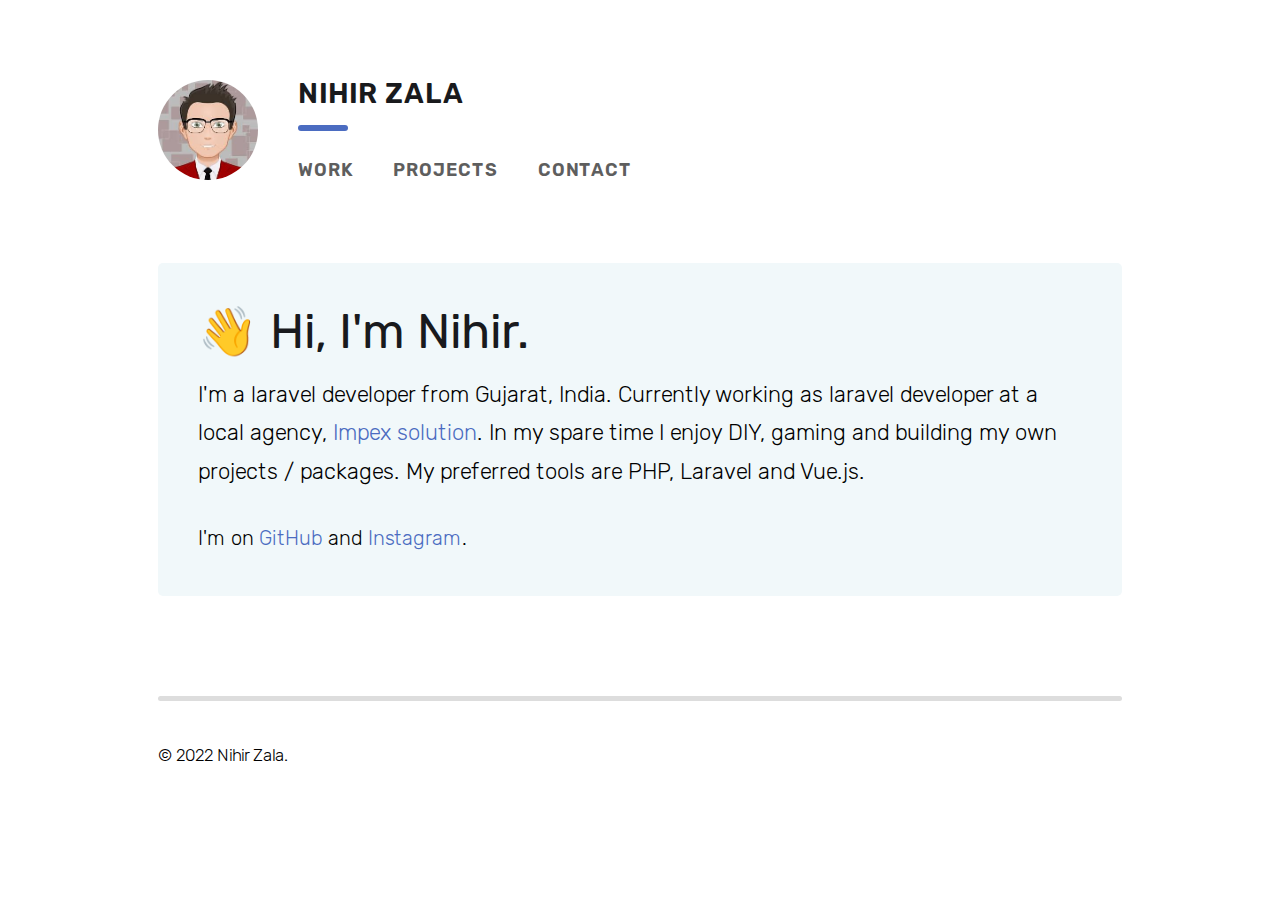
<file: index.html>
<!doctype html>
<html lang="en">
<head>
	<meta http-equiv="Content-Type" content="text/html; charset=UTF-8"/>
    <meta name="viewport" content="width=device-width, initial-scale=1, viewport-fit=cover">
    <link href="css/app.css" rel="stylesheet">
    <link href="img/favicon-32x32.png" rel="icon" sizes="32x32">
    <link href="img/favicon-192x192.png" rel="icon" sizes="192x192">
    <link href="img/favicon-297x297.png" rel="apple-touch-icon-precomposed">
    <meta content="/img/favicon-297x297.png" name="msapplication-TileImage">
    <title>
        Nihir Zala
         | Laravel Developer
    </title>
    <meta name="description" content="">
    <meta name="google-site-verification" content="bzTP6T7_iPqdsTPB1KIMbC5z7GXwvXKbcedNpY">
</head>
<body>
    <div class="wrap">
        <header class="header">
    <div class="header__section header__section--media">
        <a class="logo" href="index.html">
            <picture>
                <img width="100" height="100" src="img/images.jpg" alt="Headshot of Nihir Zala">
            </picture>
            <span class="logo__text">
                Nihir Zala
            </span>
        </a>
    </div>
    <div class="header__section header__section--menu">
        <a class="logo" href="index.html">
            <span class="logo__text">
                Nihir Zala
            </span>
        </a>
        <nav class="menu">
            <a class="menu__item " href="work.html">
                Work
            </a>
            <a class="menu__item "
                href="projects.html">
                Projects
            </a>
            <!-- <a class="menu__item "
                href="articles.html">
                Articles
            </a> -->
            <a class="menu__item "
                href="contact.html">
                Contact
            </a>
        </nav>
    </div>
</header>
            <section class="mb-huge">
        <div class="box wysiwyg">
            <h1>
                👋 Hi, I'm Nihir.
            </h1>
            <p class="txt-large">
                I'm a laravel developer from Gujarat, India. Currently working as laravel developer at a local agency,
                <a href="https://impexsolutions.net/" target="_blank" rel="noopener">Impex solution</a>. In my spare time I enjoy DIY,
                gaming and building my own projects / packages. My preferred tools are PHP, Laravel and Vue.js.
            </p>
            <p>
                I'm on <a href="https://github.com/nihirz/" target="_blank">GitHub </a><!-- ,
                <a href="https://twitter.com/" target="_blank">Twitter</a>  -->and
                <a href="https://www.instagram.com/inihirzala/" target="_blank">Instagram</a>.
            </p>
        </div>
    </section>
    <!-- <section>
        <div class="mb-large">
            <h2>
                Recent Articles
            </h2>
        </div>
        <article class="post-preview">
            <h3 class="post-preview__title">
                <a href="articles/converting-a-laravel-inertia-app-from-mix-to-vite.html">
                    Converting a Laravel Inertia App from Mix to Vite
                </a>
            </h3>
            <p class="post-preview__meta">
                <a class="tag" href="articles/category/laravel.html"
                     style="border-color: #F9322C; color: #F9322C;" >
                    Laravel
                </a>
                <br>
                02 September 2022
                /
                4 minute read
            </p>
                            <div class="post-preview__excerpt">
                    <p>
                        I recently converted my Inertia app from Laravel Mix to using Vite. In this post I'll talk about how it went, as well as some of the gotchas.
                    </p>
                </div>
                        <p class="post-preview__action">
                <a href="articles/converting-a-laravel-inertia-app-from-mix-to-vite.html">
                    Read Article &rarr;
                </a>
            </p>
        </article>
            <article class="post-preview">
            <h3 class="post-preview__title">
                <a href="articles/using-ziggy-with-laravel-inertia-and-vite.html">
                    Using Ziggy with Laravel, Inertia (Vue) and Vite
                </a>
            </h3>
            <p class="post-preview__meta">
                <a class="tag" href="articles/category/laravel.html"
                     style="border-color: #F9322C; color: #F9322C;" >
                    Laravel
                </a>
                <br>
                08 July 2022
                /
                2 minute read
            </p>
                            <div class="post-preview__excerpt">
                    <p>
                        I recently converted one of my apps from Laravel Mix (Webpack) to Vite.
Unfortunately there was a big stumbling block when it came to getting Ziggy working.
In this post I discuss how I found a solution.
                    </p>
                </div>
                        <p class="post-preview__action">
                <a href="articles/using-ziggy-with-laravel-inertia-and-vite.html">
                    Read Article &rarr;
                </a>
            </p>
        </article>
            <article class="post-preview">
            <h3 class="post-preview__title">
                <a href="articles/multi-image-uploader-laravel-javascript-tailwind.html">
                    Multi-Image Uploader with Laravel, JavaScript & Tailwind
                </a>
            </h3>
            <p class="post-preview__meta">
                <a class="tag" href="articles/category/laravel.html"
                     style="border-color: #F9322C; color: #F9322C;" >
                    Laravel
                </a>
                <br>
                02 May 2022
                /
                7 minute read
            </p>
                            <div class="post-preview__excerpt">
                    <p>
                        A step-by-step guide on creating a multi-image uploader using Laravel, JavaScript & Tailwind.
                    </p>
                </div>
                        <p class="post-preview__action">
                <a href="articles/multi-image-uploader-laravel-javascript-tailwind.html">
                    Read Article &rarr;
                </a>
            </p>
        </article> -->
        </section>
        <footer class="footer">
    <div class="footer__inner">
        <p class="footer__text">
            &copy; 2022 Nihir Zala.
        </p>
        <!-- <p class="footer__text">
            Built with <a class="highlight-laravel" href="https://jigsaw.tighten.com/" target="_blank">Laravel Jigsaw</a>.
        </p> -->
    </div>
</footer>
    </div>
    <script defer src="js/manifest.js"></script>
    <script defer src="js/vendor.js"></script>
    <script defer src="js/app.js"></script>
            <!-- Global site tag (gtag.js) - Google Analytics -->
        <script defer src="https://www.googletagmanager.com/gtag/js?id=UA-31577987-1"></script>
        <script>
            window.dataLayer = window.dataLayer || [];
            function gtag() {
                dataLayer.push(arguments);
            }
            gtag('js', new Date());
            gtag('config', 'UA-31577987-1');
        </script>
        </body>
</html>
</file>
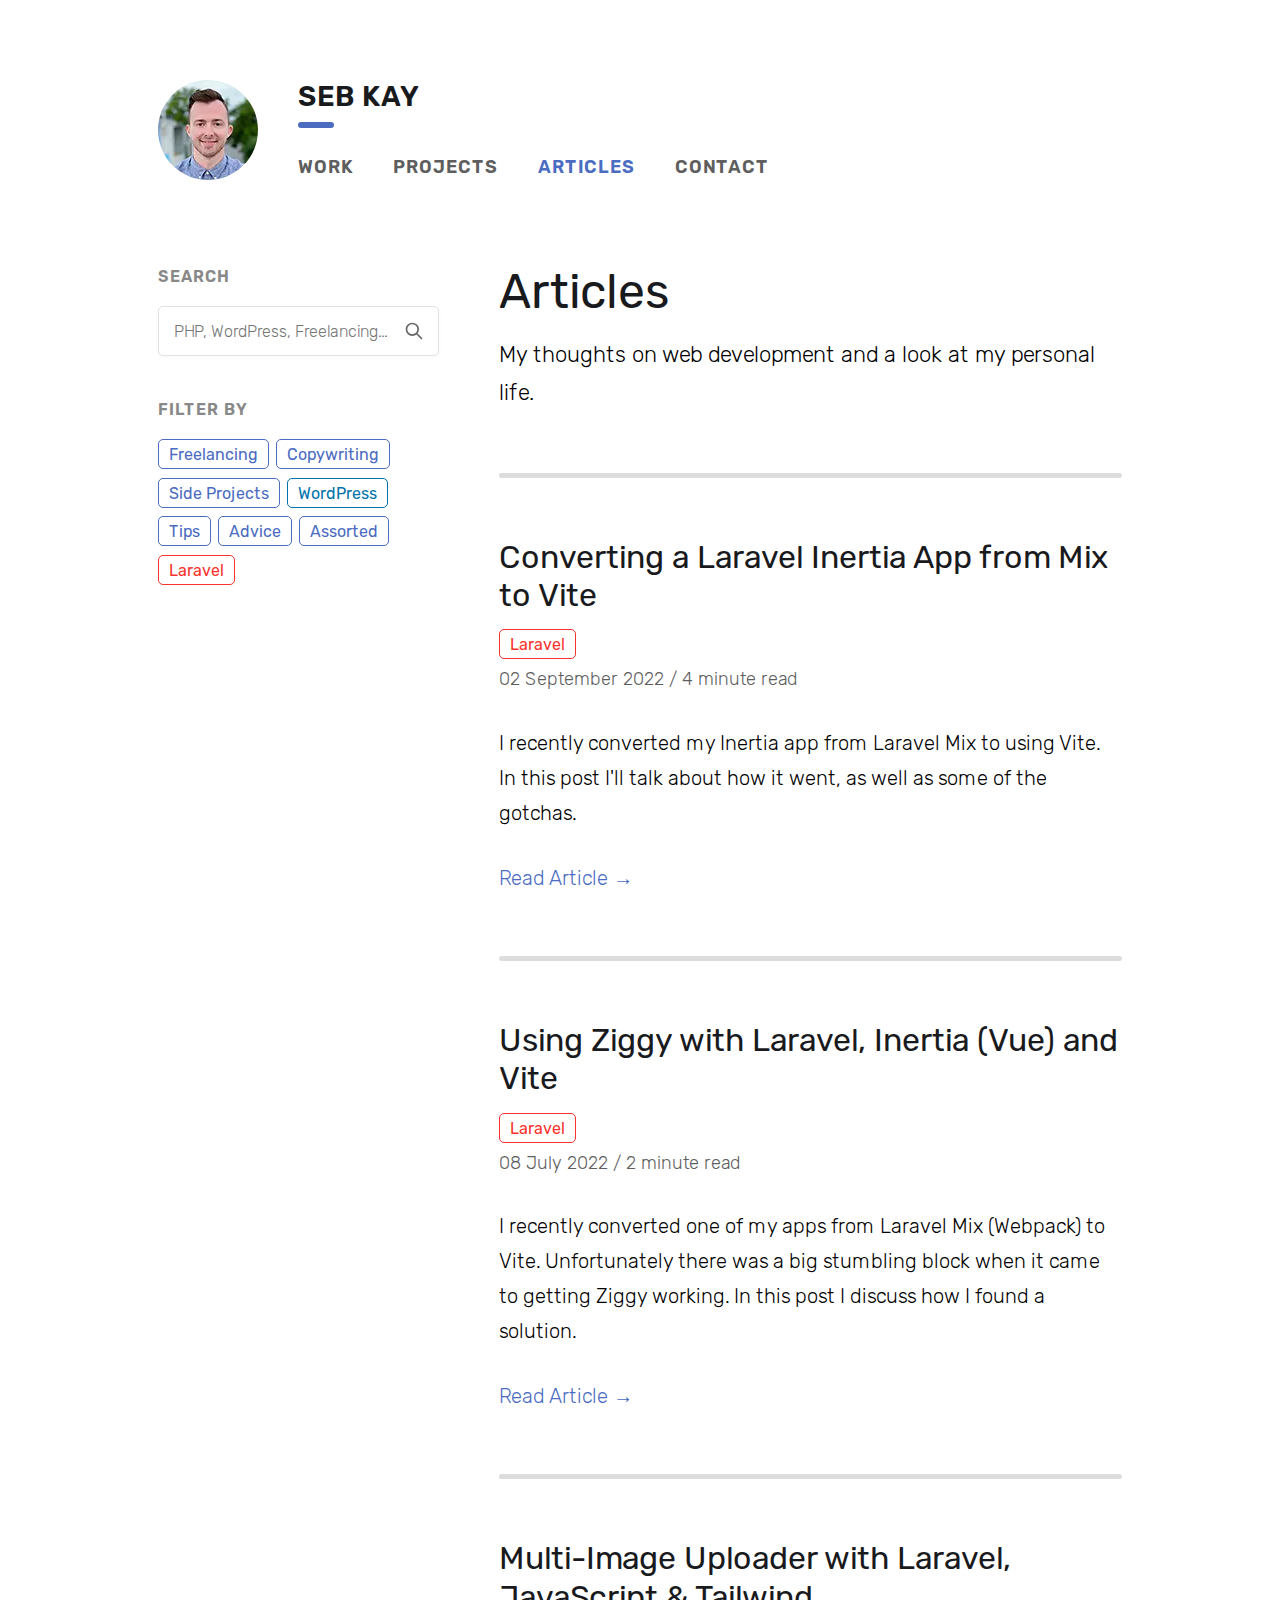
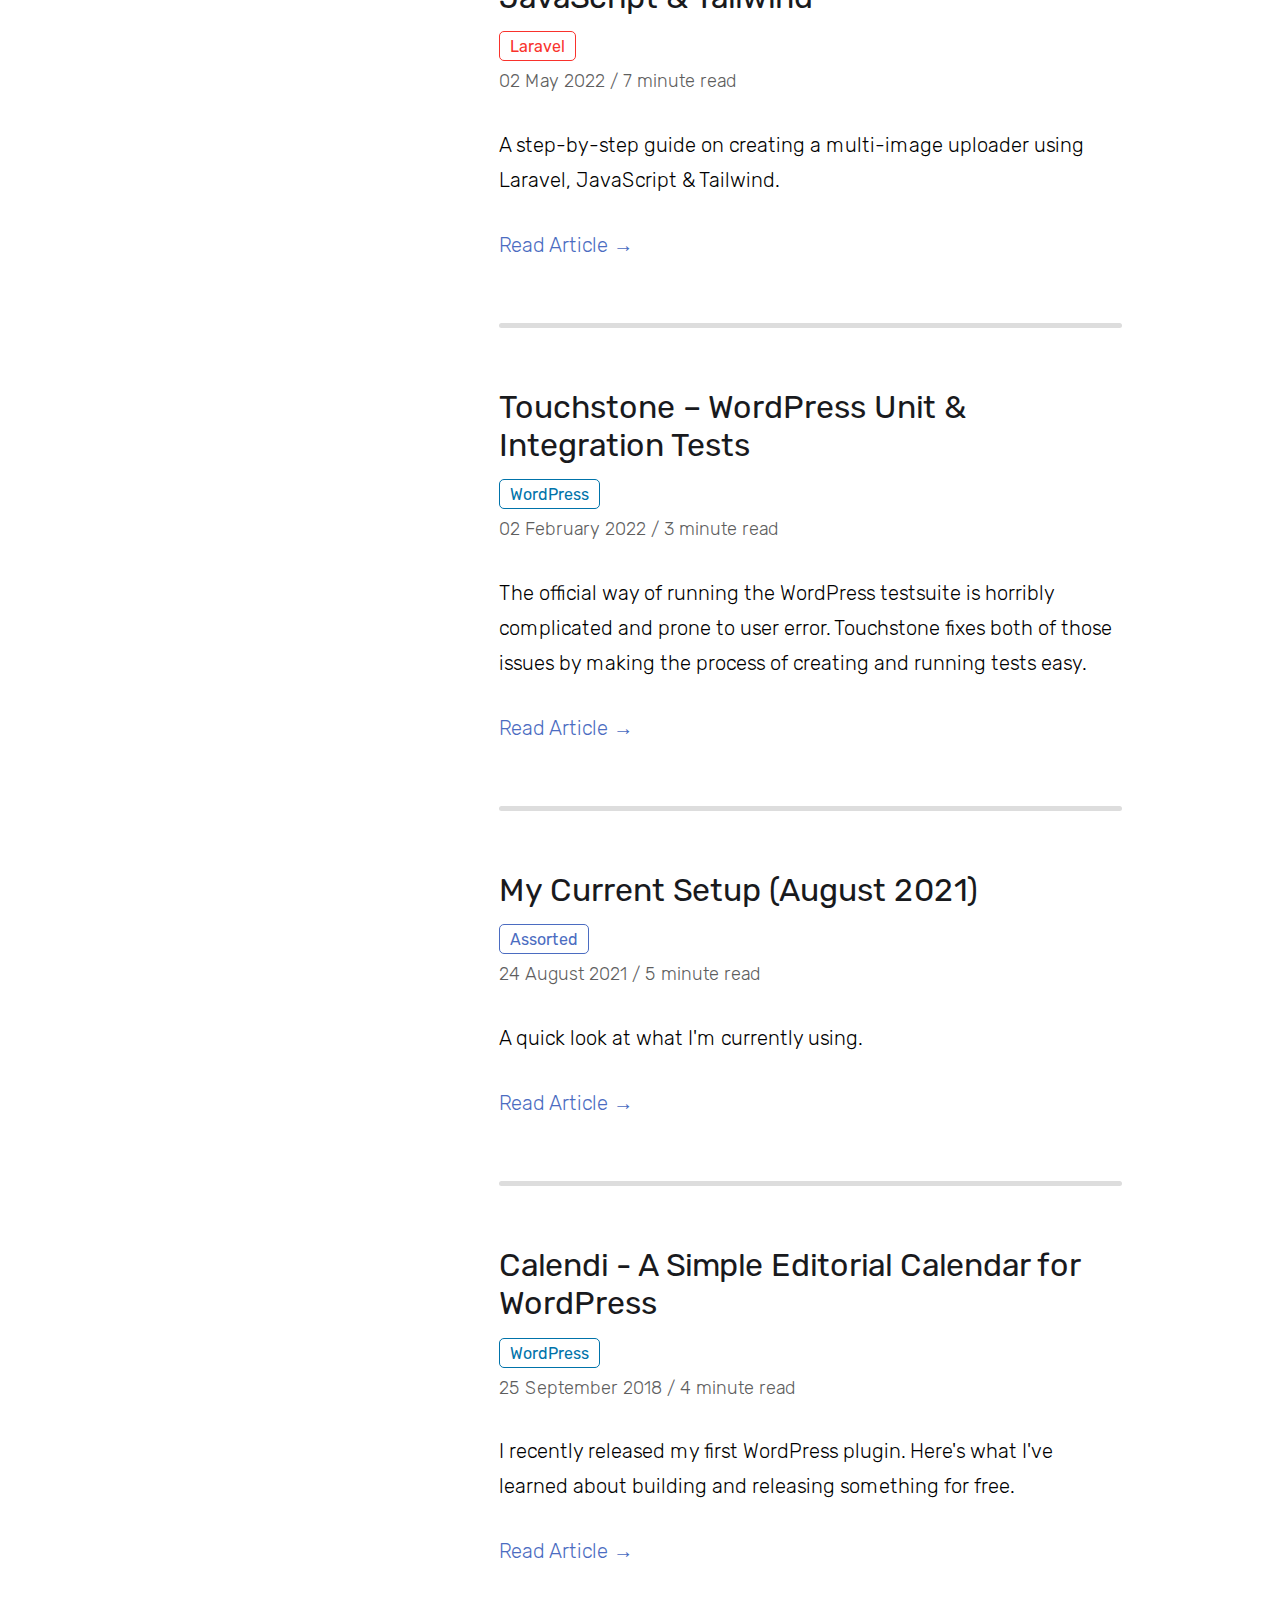
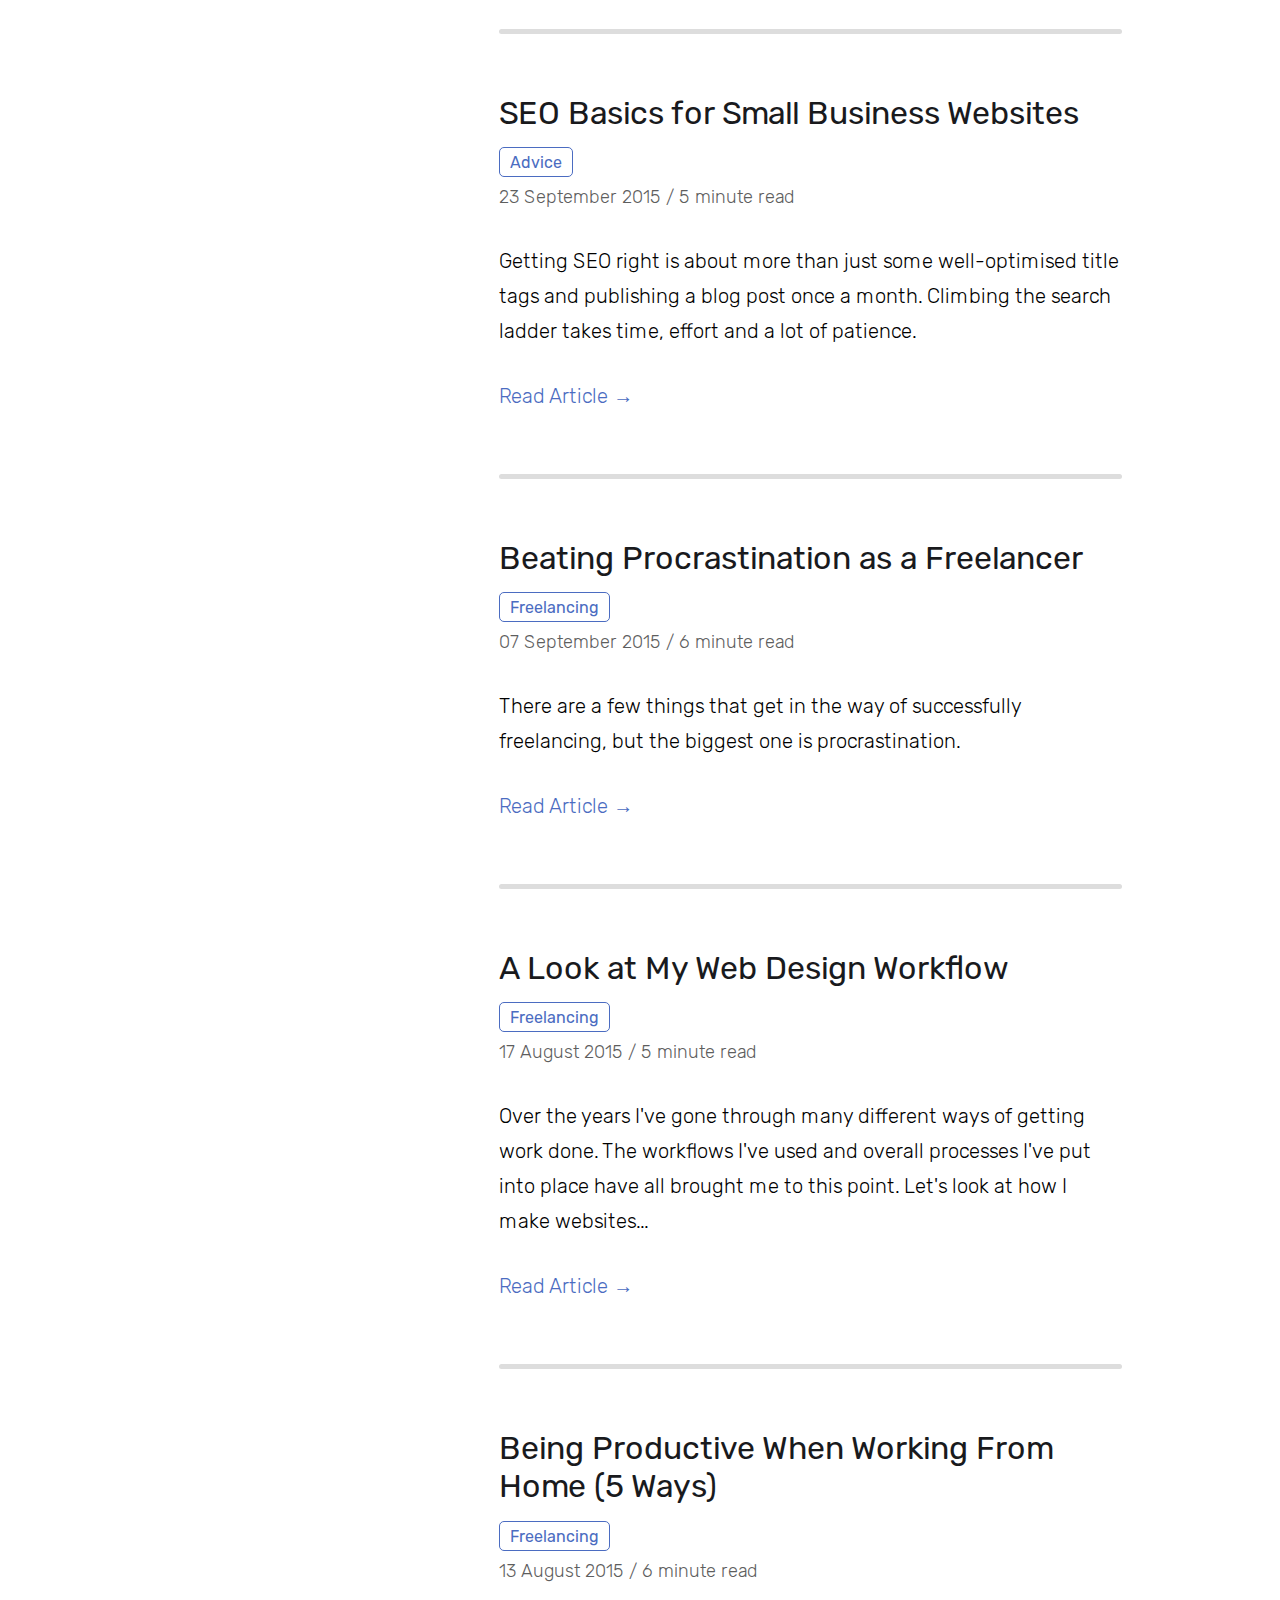
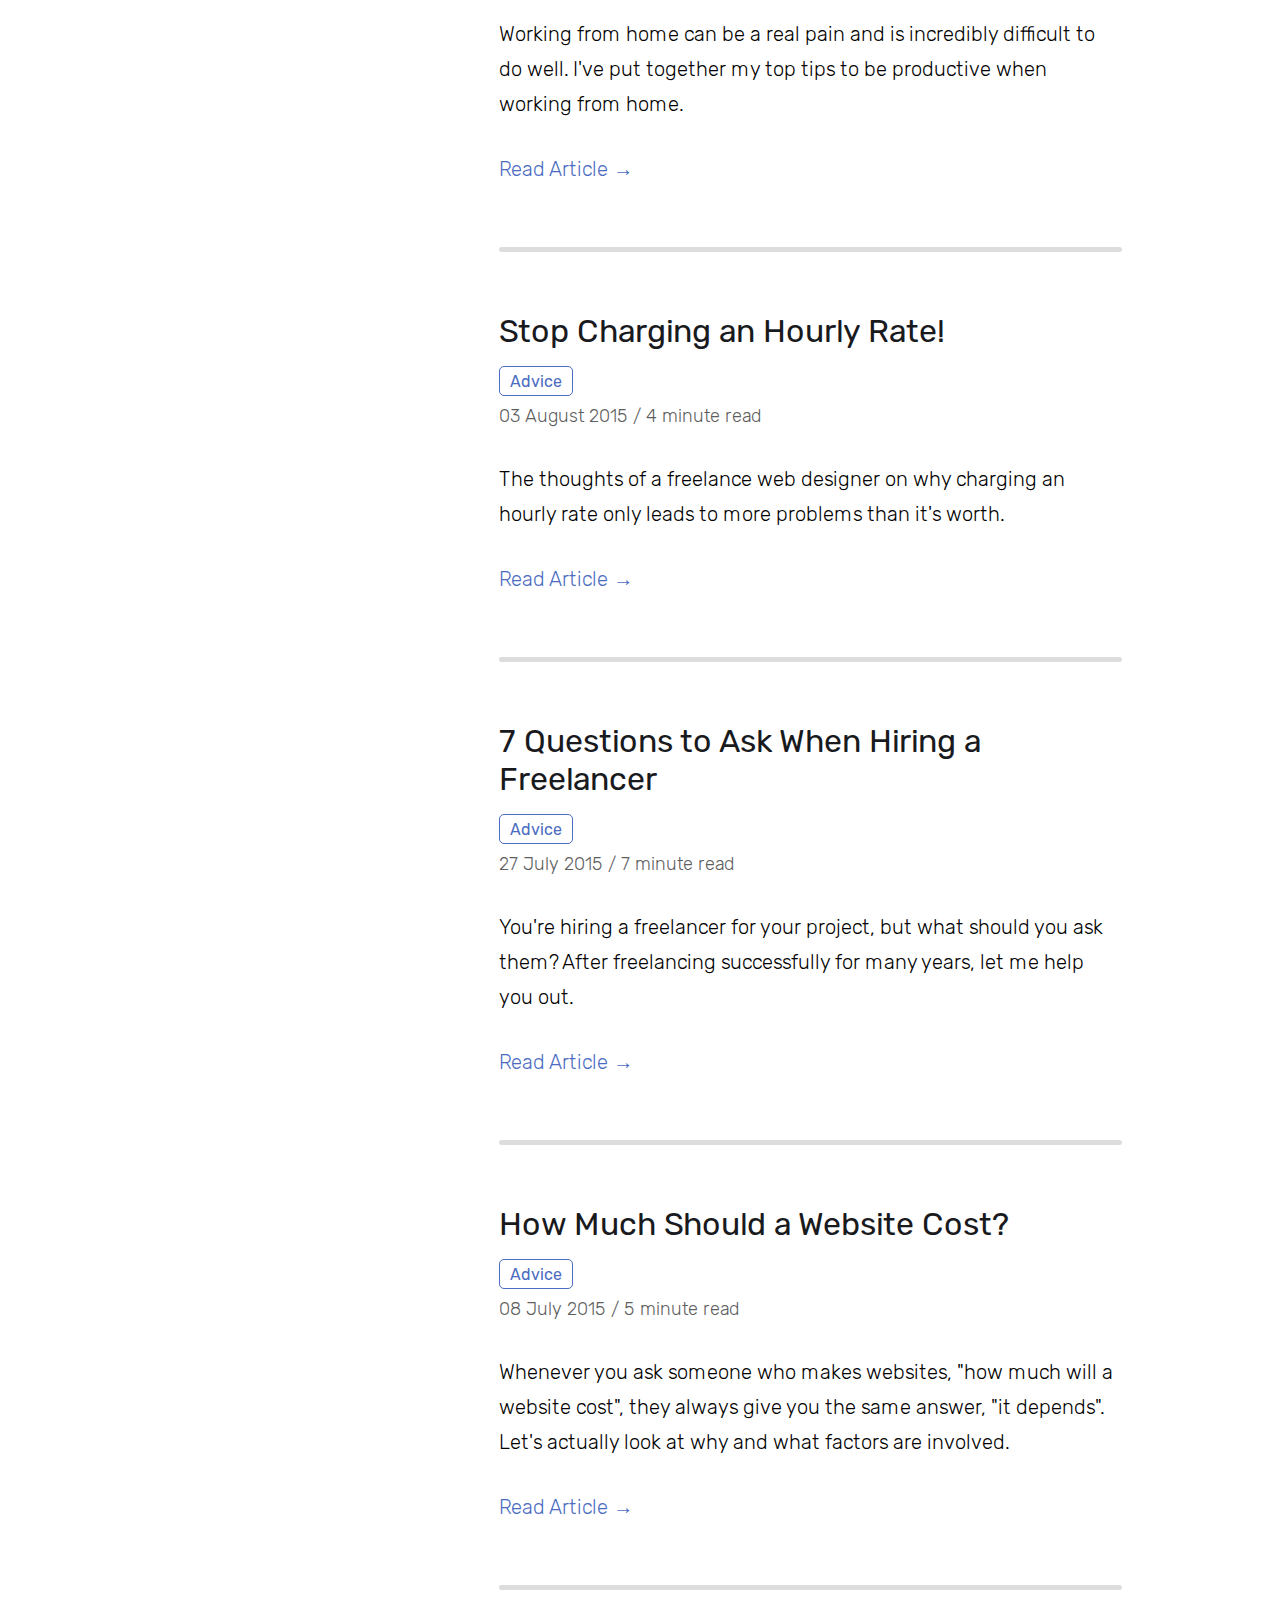
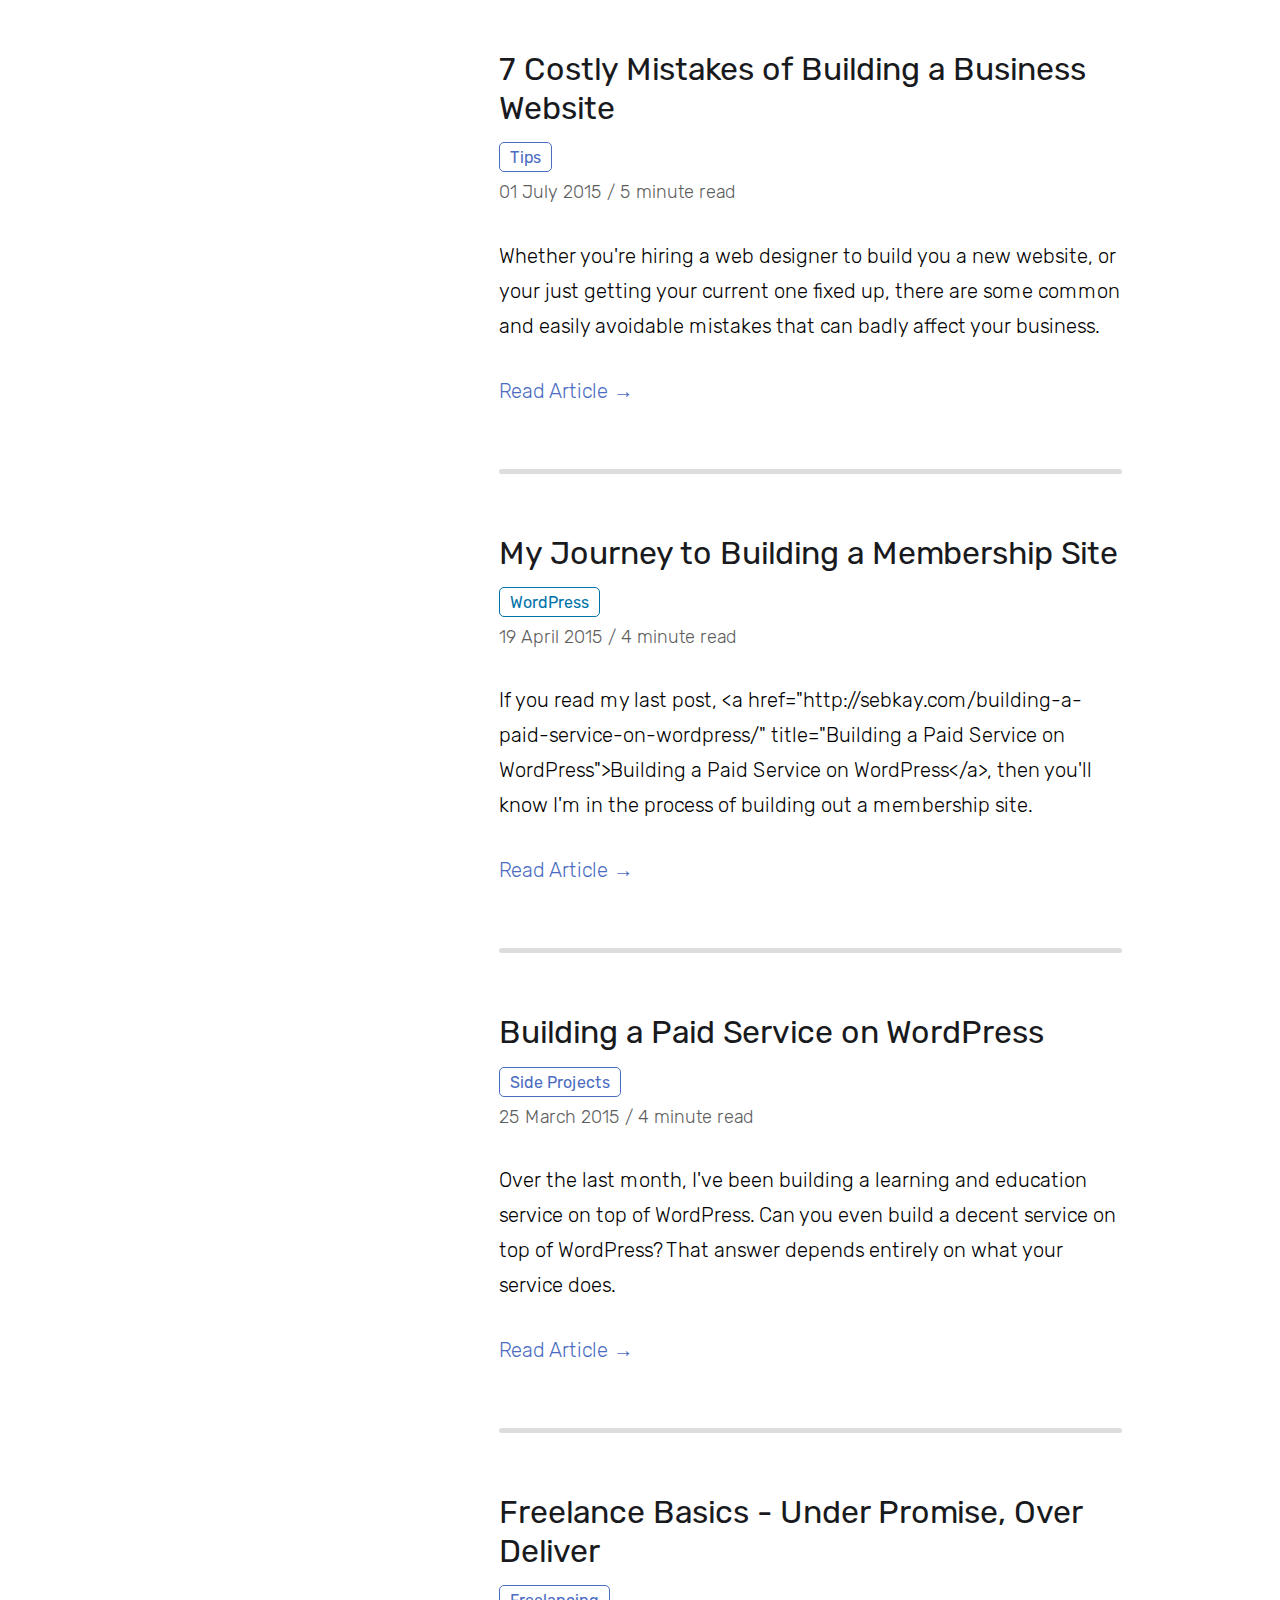
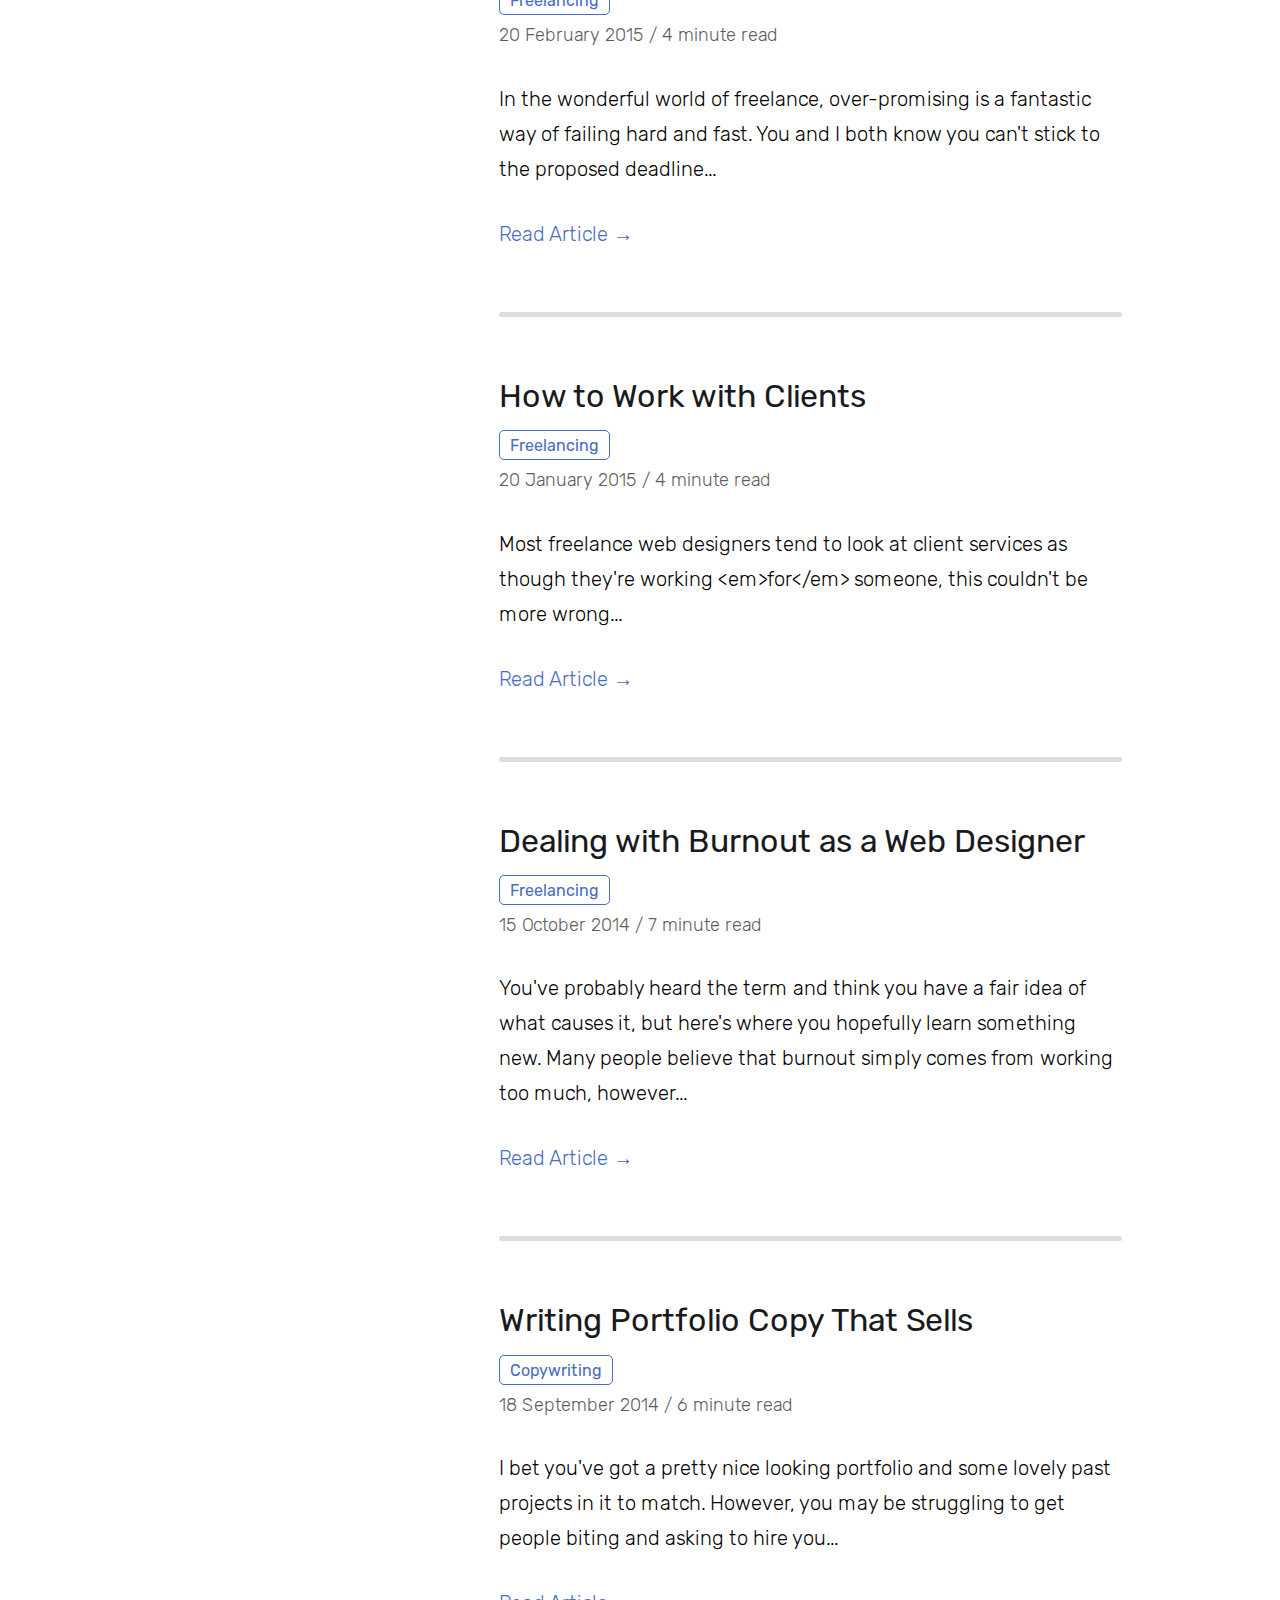
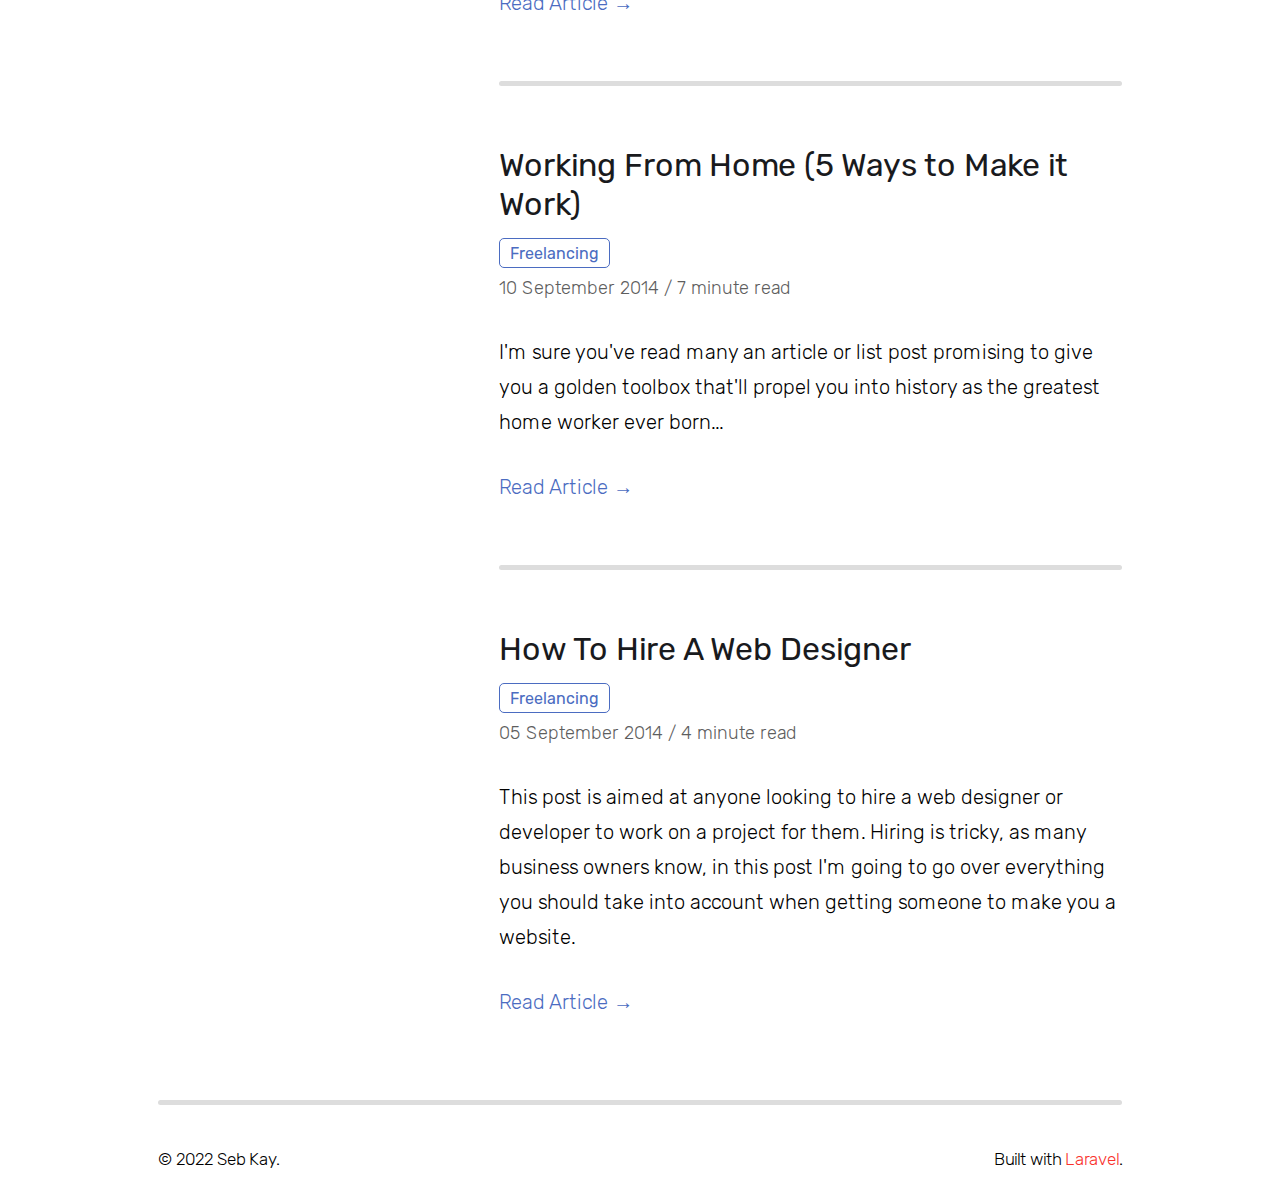
<file: articles.html>
<!doctype html>
<html lang="en">
<head>
	<meta http-equiv="Content-Type" content="text/html; charset=UTF-8"/>
    <meta name="viewport" content="width=device-width, initial-scale=1, viewport-fit=cover">
    <link href="css/app.css" rel="stylesheet">
    <link href="img/favicon-32x32.png" rel="icon" sizes="32x32">
    <link href="img/favicon-192x192.png" rel="icon" sizes="192x192">
    <link href="img/favicon-297x297.png" rel="apple-touch-icon-precomposed">
    <meta content="/img/favicon-297x297.png" name="msapplication-TileImage">
    <title>
        Articles |
        Seb Kay
    </title>
    <meta name="description" content="My thoughts on web development and a look at my personal life.">
    <meta name="google-site-verification" content="bzTP6T7_iPqdsTPB1KIMbC5z7GXwvXKbcedNpY">
    <meta name="twitter:card" content="summary_large_image">
    <meta name="twitter:site" content="@sebkaydesign">
    <meta name="twitter:title" content="Seb Kay">
    <meta name="twitter:description" content="A web developer from Southampton, UK. Specialising in Laravel, WordPress, JavaScript and Vue.js.">
    <meta name="twitter:image" content="https://res.cloudinary.com/sebkay/image/upload/v1651768884/seb-kay-twitter-card_cvco9q.jpg">
</head>
<body>
    <div class="wrap">
        <header class="header">
    <div class="header__section header__section--media">
        <a class="logo" href="index.html">
            <picture>
                <source type="image/webp" srcset="img/seb-avatar-2021.webp 1x, img/seb-avatar-2021-_2x.webp 2x">
                <source type="image/jpeg" srcset="img/seb-avatar-2021.jpg 1x, img/seb-avatar-2021-_2x.jpg 2x">
                <img width="100" height="100" src="img/seb-avatar-2021.jpg" alt="Headshot of Seb Kay">
            </picture>
            <span class="logo__text">
                Seb Kay
            </span>
        </a>
    </div>
    <div class="header__section header__section--menu">
        <a class="logo" href="index.html">
            <span class="logo__text">
                Seb Kay
            </span>
        </a>
        <nav class="menu">
            <a class="menu__item " href="work.html">
                Work
            </a>
            <a class="menu__item "
                href="projects.html">
                Projects
            </a>
            <a class="menu__item active"
                href="articles.html">
                Articles
            </a>
            <a class="menu__item "
                href="contact.html">
                Contact
            </a>
        </nav>
    </div>
</header>
            <section>
        <div class="grid grid--tb2-12">
            <div class="grid__column grid__column--4">
                <div class="mb-tiny">
    <p class="subheading">
        Search
    </p>
</div>
<div class="mb-medium">
    <form class="search-form" action="articles.html">
        <input class="search-form__field" type="text" name="s" placeholder="PHP, WordPress, Freelancing..."
            enterkeyhint="search" value="">
        <button class="search-form__action">
            Search
        </button>
    </form>
</div>
                <div class="mb-tiny">
        <p class="subheading">
            Filter By
        </p>
    </div>
    <ul class="link-list">
                    <li class="link-list__item ">
                <a class="tag" href="articles/category/freelancing.html"
                    >
                    Freelancing
                </a>
            </li>
                    <li class="link-list__item ">
                <a class="tag" href="articles/category/copywriting.html"
                    >
                    Copywriting
                </a>
            </li>
                    <li class="link-list__item ">
                <a class="tag" href="articles/category/side-projects.html"
                    >
                    Side Projects
                </a>
            </li>
                    <li class="link-list__item ">
                <a class="tag" href="articles/category/wordpress.html"
                     style="border-color: #0073AA; color: #0073AA;" >
                    WordPress
                </a>
            </li>
                    <li class="link-list__item ">
                <a class="tag" href="articles/category/tips.html"
                    >
                    Tips
                </a>
            </li>
                    <li class="link-list__item ">
                <a class="tag" href="articles/category/advice.html"
                    >
                    Advice
                </a>
            </li>
                    <li class="link-list__item ">
                <a class="tag" href="articles/category/assorted.html"
                    >
                    Assorted
                </a>
            </li>
                    <li class="link-list__item ">
                <a class="tag" href="articles/category/laravel.html"
                     style="border-color: #F9322C; color: #F9322C;" >
                    Laravel
                </a>
            </li>
            </ul>
            </div>
            <div class="grid__column grid__column--8">
                <div class="mb-large">
                    <h1 class="mb-tiny">
                        Articles
                    </h1>
                                            <p class="txt-large">
                            My thoughts on web development and a look at my personal life.
                        </p>
                                    </div>
                <article class="post-preview">
            <h3 class="post-preview__title">
                <a href="articles/converting-a-laravel-inertia-app-from-mix-to-vite.html">
                    Converting a Laravel Inertia App from Mix to Vite
                </a>
            </h3>
            <p class="post-preview__meta">
                <a class="tag" href="articles/category/laravel.html"
                     style="border-color: #F9322C; color: #F9322C;" >
                    Laravel
                </a>
                <br>
                02 September 2022
                /
                4 minute read
            </p>
                            <div class="post-preview__excerpt">
                    <p>
                        I recently converted my Inertia app from Laravel Mix to using Vite. In this post I'll talk about how it went, as well as some of the gotchas.
                    </p>
                </div>
                        <p class="post-preview__action">
                <a href="articles/converting-a-laravel-inertia-app-from-mix-to-vite.html">
                    Read Article &rarr;
                </a>
            </p>
        </article>
            <article class="post-preview">
            <h3 class="post-preview__title">
                <a href="articles/using-ziggy-with-laravel-inertia-and-vite.html">
                    Using Ziggy with Laravel, Inertia (Vue) and Vite
                </a>
            </h3>
            <p class="post-preview__meta">
                <a class="tag" href="articles/category/laravel.html"
                     style="border-color: #F9322C; color: #F9322C;" >
                    Laravel
                </a>
                <br>
                08 July 2022
                /
                2 minute read
            </p>
                            <div class="post-preview__excerpt">
                    <p>
                        I recently converted one of my apps from Laravel Mix (Webpack) to Vite.
Unfortunately there was a big stumbling block when it came to getting Ziggy working.
In this post I discuss how I found a solution.
                    </p>
                </div>
                        <p class="post-preview__action">
                <a href="articles/using-ziggy-with-laravel-inertia-and-vite.html">
                    Read Article &rarr;
                </a>
            </p>
        </article>
            <article class="post-preview">
            <h3 class="post-preview__title">
                <a href="articles/multi-image-uploader-laravel-javascript-tailwind.html">
                    Multi-Image Uploader with Laravel, JavaScript & Tailwind
                </a>
            </h3>
            <p class="post-preview__meta">
                <a class="tag" href="articles/category/laravel.html"
                     style="border-color: #F9322C; color: #F9322C;" >
                    Laravel
                </a>
                <br>
                02 May 2022
                /
                7 minute read
            </p>
                            <div class="post-preview__excerpt">
                    <p>
                        A step-by-step guide on creating a multi-image uploader using Laravel, JavaScript & Tailwind.
                    </p>
                </div>
                        <p class="post-preview__action">
                <a href="articles/multi-image-uploader-laravel-javascript-tailwind.html">
                    Read Article &rarr;
                </a>
            </p>
        </article>
            <article class="post-preview">
            <h3 class="post-preview__title">
                <a href="articles/writing-wordpress-unit-tests-touchstone.html">
                    Touchstone – WordPress Unit & Integration Tests
                </a>
            </h3>
            <p class="post-preview__meta">
                <a class="tag" href="articles/category/wordpress.html"
                     style="border-color: #0073AA; color: #0073AA;" >
                    WordPress
                </a>
                <br>
                02 February 2022
                /
                3 minute read
            </p>
                            <div class="post-preview__excerpt">
                    <p>
                        The official way of running the WordPress testsuite is horribly complicated and prone to user error.
Touchstone fixes both of those issues by making the process of creating and running tests easy.
                    </p>
                </div>
                        <p class="post-preview__action">
                <a href="articles/writing-wordpress-unit-tests-touchstone.html">
                    Read Article &rarr;
                </a>
            </p>
        </article>
            <article class="post-preview">
            <h3 class="post-preview__title">
                <a href="articles/current-setup-august-2021.html">
                    My Current Setup (August 2021)
                </a>
            </h3>
            <p class="post-preview__meta">
                <a class="tag" href="articles/category/assorted.html"
                    >
                    Assorted
                </a>
                <br>
                24 August 2021
                /
                5 minute read
            </p>
                            <div class="post-preview__excerpt">
                    <p>
                        A quick look at what I'm currently using.
                    </p>
                </div>
                        <p class="post-preview__action">
                <a href="articles/current-setup-august-2021.html">
                    Read Article &rarr;
                </a>
            </p>
        </article>
            <article class="post-preview">
            <h3 class="post-preview__title">
                <a href="articles/calendi-a-simple-editorial-calendar-for-wordpress.html">
                    Calendi - A Simple Editorial Calendar for WordPress
                </a>
            </h3>
            <p class="post-preview__meta">
                <a class="tag" href="articles/category/wordpress.html"
                     style="border-color: #0073AA; color: #0073AA;" >
                    WordPress
                </a>
                <br>
                25 September 2018
                /
                4 minute read
            </p>
                            <div class="post-preview__excerpt">
                    <p>
                        I recently released my first WordPress plugin. Here's what I've learned about building and releasing something for free.
                    </p>
                </div>
                        <p class="post-preview__action">
                <a href="articles/calendi-a-simple-editorial-calendar-for-wordpress.html">
                    Read Article &rarr;
                </a>
            </p>
        </article>
            <article class="post-preview">
            <h3 class="post-preview__title">
                <a href="articles/seo-basics-for-small-business-websites.html">
                    SEO Basics for Small Business Websites
                </a>
            </h3>
            <p class="post-preview__meta">
                <a class="tag" href="articles/category/advice.html"
                    >
                    Advice
                </a>
                <br>
                23 September 2015
                /
                5 minute read
            </p>
                            <div class="post-preview__excerpt">
                    <p>
                        Getting SEO right is about more than just some well-optimised title tags and publishing a blog post once a month. Climbing the search ladder takes time, effort and a lot of patience.
                    </p>
                </div>
                        <p class="post-preview__action">
                <a href="articles/seo-basics-for-small-business-websites.html">
                    Read Article &rarr;
                </a>
            </p>
        </article>
            <article class="post-preview">
            <h3 class="post-preview__title">
                <a href="articles/beating-procrastination-as-a-freelancer.html">
                    Beating Procrastination as a Freelancer
                </a>
            </h3>
            <p class="post-preview__meta">
                <a class="tag" href="articles/category/freelancing.html"
                    >
                    Freelancing
                </a>
                <br>
                07 September 2015
                /
                6 minute read
            </p>
                            <div class="post-preview__excerpt">
                    <p>
                        There are a few things that get in the way of successfully freelancing, but the biggest one is procrastination.
                    </p>
                </div>
                        <p class="post-preview__action">
                <a href="articles/beating-procrastination-as-a-freelancer.html">
                    Read Article &rarr;
                </a>
            </p>
        </article>
            <article class="post-preview">
            <h3 class="post-preview__title">
                <a href="articles/a-look-at-my-web-design-workflow.html">
                    A Look at My Web Design Workflow
                </a>
            </h3>
            <p class="post-preview__meta">
                <a class="tag" href="articles/category/freelancing.html"
                    >
                    Freelancing
                </a>
                <br>
                17 August 2015
                /
                5 minute read
            </p>
                            <div class="post-preview__excerpt">
                    <p>
                        Over the years I've gone through many different ways of getting work done. The workflows I've used and overall processes I've put into place have all brought me to this point. Let's look at how I make websites...
                    </p>
                </div>
                        <p class="post-preview__action">
                <a href="articles/a-look-at-my-web-design-workflow.html">
                    Read Article &rarr;
                </a>
            </p>
        </article>
            <article class="post-preview">
            <h3 class="post-preview__title">
                <a href="articles/being-productive-when-working-from-home-5-ways.html">
                    Being Productive When Working From Home (5 Ways)
                </a>
            </h3>
            <p class="post-preview__meta">
                <a class="tag" href="articles/category/freelancing.html"
                    >
                    Freelancing
                </a>
                <br>
                13 August 2015
                /
                6 minute read
            </p>
                            <div class="post-preview__excerpt">
                    <p>
                        Working from home can be a real pain and is incredibly difficult to do well. I've put together my top tips to be productive when working from home.
                    </p>
                </div>
                        <p class="post-preview__action">
                <a href="articles/being-productive-when-working-from-home-5-ways.html">
                    Read Article &rarr;
                </a>
            </p>
        </article>
            <article class="post-preview">
            <h3 class="post-preview__title">
                <a href="articles/stop-charging-an-hourly-rate.html">
                    Stop Charging an Hourly Rate!
                </a>
            </h3>
            <p class="post-preview__meta">
                <a class="tag" href="articles/category/advice.html"
                    >
                    Advice
                </a>
                <br>
                03 August 2015
                /
                4 minute read
            </p>
                            <div class="post-preview__excerpt">
                    <p>
                        The thoughts of a freelance web designer on why charging an hourly rate only leads to more problems than it's worth.
                    </p>
                </div>
                        <p class="post-preview__action">
                <a href="articles/stop-charging-an-hourly-rate.html">
                    Read Article &rarr;
                </a>
            </p>
        </article>
            <article class="post-preview">
            <h3 class="post-preview__title">
                <a href="articles/7-questions-to-ask-when-hiring-a-freelancer.html">
                    7 Questions to Ask When Hiring a Freelancer
                </a>
            </h3>
            <p class="post-preview__meta">
                <a class="tag" href="articles/category/advice.html"
                    >
                    Advice
                </a>
                <br>
                27 July 2015
                /
                7 minute read
            </p>
                            <div class="post-preview__excerpt">
                    <p>
                        You're hiring a freelancer for your project, but what should you ask them? After freelancing successfully for many years, let me help you out.
                    </p>
                </div>
                        <p class="post-preview__action">
                <a href="articles/7-questions-to-ask-when-hiring-a-freelancer.html">
                    Read Article &rarr;
                </a>
            </p>
        </article>
            <article class="post-preview">
            <h3 class="post-preview__title">
                <a href="articles/how-much-should-a-website-cost.html">
                    How Much Should a Website Cost?
                </a>
            </h3>
            <p class="post-preview__meta">
                <a class="tag" href="articles/category/advice.html"
                    >
                    Advice
                </a>
                <br>
                08 July 2015
                /
                5 minute read
            </p>
                            <div class="post-preview__excerpt">
                    <p>
                        Whenever you ask someone who makes websites, &quot;how much will a website cost&quot;, they always give you the same answer, &quot;it depends&quot;. Let's actually look at why and what factors are involved.
                    </p>
                </div>
                        <p class="post-preview__action">
                <a href="articles/how-much-should-a-website-cost.html">
                    Read Article &rarr;
                </a>
            </p>
        </article>
            <article class="post-preview">
            <h3 class="post-preview__title">
                <a href="articles/7-costly-mistakes-of-building-a-business-website.html">
                    7 Costly Mistakes of Building a Business Website
                </a>
            </h3>
            <p class="post-preview__meta">
                <a class="tag" href="articles/category/tips.html"
                    >
                    Tips
                </a>
                <br>
                01 July 2015
                /
                5 minute read
            </p>
                            <div class="post-preview__excerpt">
                    <p>
                        Whether you're hiring a web designer to build you a new website, or your just getting your current one fixed up, there are some common and easily avoidable mistakes that can badly affect your business.
                    </p>
                </div>
                        <p class="post-preview__action">
                <a href="articles/7-costly-mistakes-of-building-a-business-website.html">
                    Read Article &rarr;
                </a>
            </p>
        </article>
            <article class="post-preview">
            <h3 class="post-preview__title">
                <a href="articles/my-journey-to-building-a-membership-site.html">
                    My Journey to Building a Membership Site
                </a>
            </h3>
            <p class="post-preview__meta">
                <a class="tag" href="articles/category/wordpress.html"
                     style="border-color: #0073AA; color: #0073AA;" >
                    WordPress
                </a>
                <br>
                19 April 2015
                /
                4 minute read
            </p>
                            <div class="post-preview__excerpt">
                    <p>
                        If you read my last post, &lt;a href=&quot;http://sebkay.com/building-a-paid-service-on-wordpress/&quot; title=&quot;Building a Paid Service on WordPress&quot;&gt;Building a Paid Service on WordPress&lt;/a&gt;, then you'll know I'm in the process of building out a membership site.
                    </p>
                </div>
                        <p class="post-preview__action">
                <a href="articles/my-journey-to-building-a-membership-site.html">
                    Read Article &rarr;
                </a>
            </p>
        </article>
            <article class="post-preview">
            <h3 class="post-preview__title">
                <a href="articles/building-a-paid-service-on-wordpress.html">
                    Building a Paid Service on WordPress
                </a>
            </h3>
            <p class="post-preview__meta">
                <a class="tag" href="articles/category/side-projects.html"
                    >
                    Side Projects
                </a>
                <br>
                25 March 2015
                /
                4 minute read
            </p>
                            <div class="post-preview__excerpt">
                    <p>
                        Over the last month, I've been building a learning and education service on top of WordPress. Can you even build a decent service on top of WordPress? That answer depends entirely on what your service does.
                    </p>
                </div>
                        <p class="post-preview__action">
                <a href="articles/building-a-paid-service-on-wordpress.html">
                    Read Article &rarr;
                </a>
            </p>
        </article>
            <article class="post-preview">
            <h3 class="post-preview__title">
                <a href="articles/freelance-basics-under-promise-over-deliver.html">
                    Freelance Basics - Under Promise, Over Deliver
                </a>
            </h3>
            <p class="post-preview__meta">
                <a class="tag" href="articles/category/freelancing.html"
                    >
                    Freelancing
                </a>
                <br>
                20 February 2015
                /
                4 minute read
            </p>
                            <div class="post-preview__excerpt">
                    <p>
                        In the wonderful world of freelance, over-promising is a fantastic way of failing hard and fast. You and I both know you can't stick to the proposed deadline...
                    </p>
                </div>
                        <p class="post-preview__action">
                <a href="articles/freelance-basics-under-promise-over-deliver.html">
                    Read Article &rarr;
                </a>
            </p>
        </article>
            <article class="post-preview">
            <h3 class="post-preview__title">
                <a href="articles/how-to-work-with-clients.html">
                    How to Work with Clients
                </a>
            </h3>
            <p class="post-preview__meta">
                <a class="tag" href="articles/category/freelancing.html"
                    >
                    Freelancing
                </a>
                <br>
                20 January 2015
                /
                4 minute read
            </p>
                            <div class="post-preview__excerpt">
                    <p>
                        Most freelance web designers tend to look at client services as though they're working &lt;em&gt;for&lt;/em&gt; someone, this couldn't be more wrong...
                    </p>
                </div>
                        <p class="post-preview__action">
                <a href="articles/how-to-work-with-clients.html">
                    Read Article &rarr;
                </a>
            </p>
        </article>
            <article class="post-preview">
            <h3 class="post-preview__title">
                <a href="articles/dealing-with-burnout-as-a-web-designer.html">
                    Dealing with Burnout as a Web Designer
                </a>
            </h3>
            <p class="post-preview__meta">
                <a class="tag" href="articles/category/freelancing.html"
                    >
                    Freelancing
                </a>
                <br>
                15 October 2014
                /
                7 minute read
            </p>
                            <div class="post-preview__excerpt">
                    <p>
                        You've probably heard the term and think you have a fair idea of what causes it, but here's where you hopefully learn something new. Many people believe that burnout simply comes from working too much, however...
                    </p>
                </div>
                        <p class="post-preview__action">
                <a href="articles/dealing-with-burnout-as-a-web-designer.html">
                    Read Article &rarr;
                </a>
            </p>
        </article>
            <article class="post-preview">
            <h3 class="post-preview__title">
                <a href="articles/writing-portfolio-copy-that-sells.html">
                    Writing Portfolio Copy That Sells
                </a>
            </h3>
            <p class="post-preview__meta">
                <a class="tag" href="articles/category/copywriting.html"
                    >
                    Copywriting
                </a>
                <br>
                18 September 2014
                /
                6 minute read
            </p>
                            <div class="post-preview__excerpt">
                    <p>
                        I bet you've got a pretty nice looking portfolio and some lovely past projects in it to match. However, you may be struggling to get people biting and asking to hire you...
                    </p>
                </div>
                        <p class="post-preview__action">
                <a href="articles/writing-portfolio-copy-that-sells.html">
                    Read Article &rarr;
                </a>
            </p>
        </article>
            <article class="post-preview">
            <h3 class="post-preview__title">
                <a href="articles/working-from-home-5-ways-to-make-it-work.html">
                    Working From Home (5 Ways to Make it Work)
                </a>
            </h3>
            <p class="post-preview__meta">
                <a class="tag" href="articles/category/freelancing.html"
                    >
                    Freelancing
                </a>
                <br>
                10 September 2014
                /
                7 minute read
            </p>
                            <div class="post-preview__excerpt">
                    <p>
                        I'm sure you've read many an article or list post promising to give you a golden toolbox that'll propel you into history as the greatest home worker ever born...
                    </p>
                </div>
                        <p class="post-preview__action">
                <a href="articles/working-from-home-5-ways-to-make-it-work.html">
                    Read Article &rarr;
                </a>
            </p>
        </article>
            <article class="post-preview">
            <h3 class="post-preview__title">
                <a href="articles/how-to-hire-a-web-designer.html">
                    How To Hire A Web Designer
                </a>
            </h3>
            <p class="post-preview__meta">
                <a class="tag" href="articles/category/freelancing.html"
                    >
                    Freelancing
                </a>
                <br>
                05 September 2014
                /
                4 minute read
            </p>
                            <div class="post-preview__excerpt">
                    <p>
                        This post is aimed at anyone looking to hire a web designer or developer to work on a project for them. Hiring is tricky, as many business owners know, in this post I'm going to go over everything you should take into account when getting someone to make you a website.
                    </p>
                </div>
                        <p class="post-preview__action">
                <a href="articles/how-to-hire-a-web-designer.html">
                    Read Article &rarr;
                </a>
            </p>
        </article>
                </div>
        </div>
    </section>
        <footer class="footer">
    <div class="footer__inner">
        <p class="footer__text">
            &copy; 2022 Seb Kay.
        </p>
        <p class="footer__text">
            Built with <a class="highlight-laravel" href="https://laravel.com/" target="_blank">Laravel</a>.
        </p>
    </div>
</footer>
    </div>
    <script defer src="js/manifest.js"></script>
    <script defer src="js/vendor.js"></script>
    <script defer src="js/app.js"></script>
            <!-- Global site tag (gtag.js) - Google Analytics -->
        <script defer src="https://www.googletagmanager.com/gtag/js?id=UA-31577987-1"></script>
        <script>
            window.dataLayer = window.dataLayer || [];
            function gtag() {
                dataLayer.push(arguments);
            }
            gtag('js', new Date());
            gtag('config', 'UA-31577987-1');
        </script>
    </body>
</html>
</file>
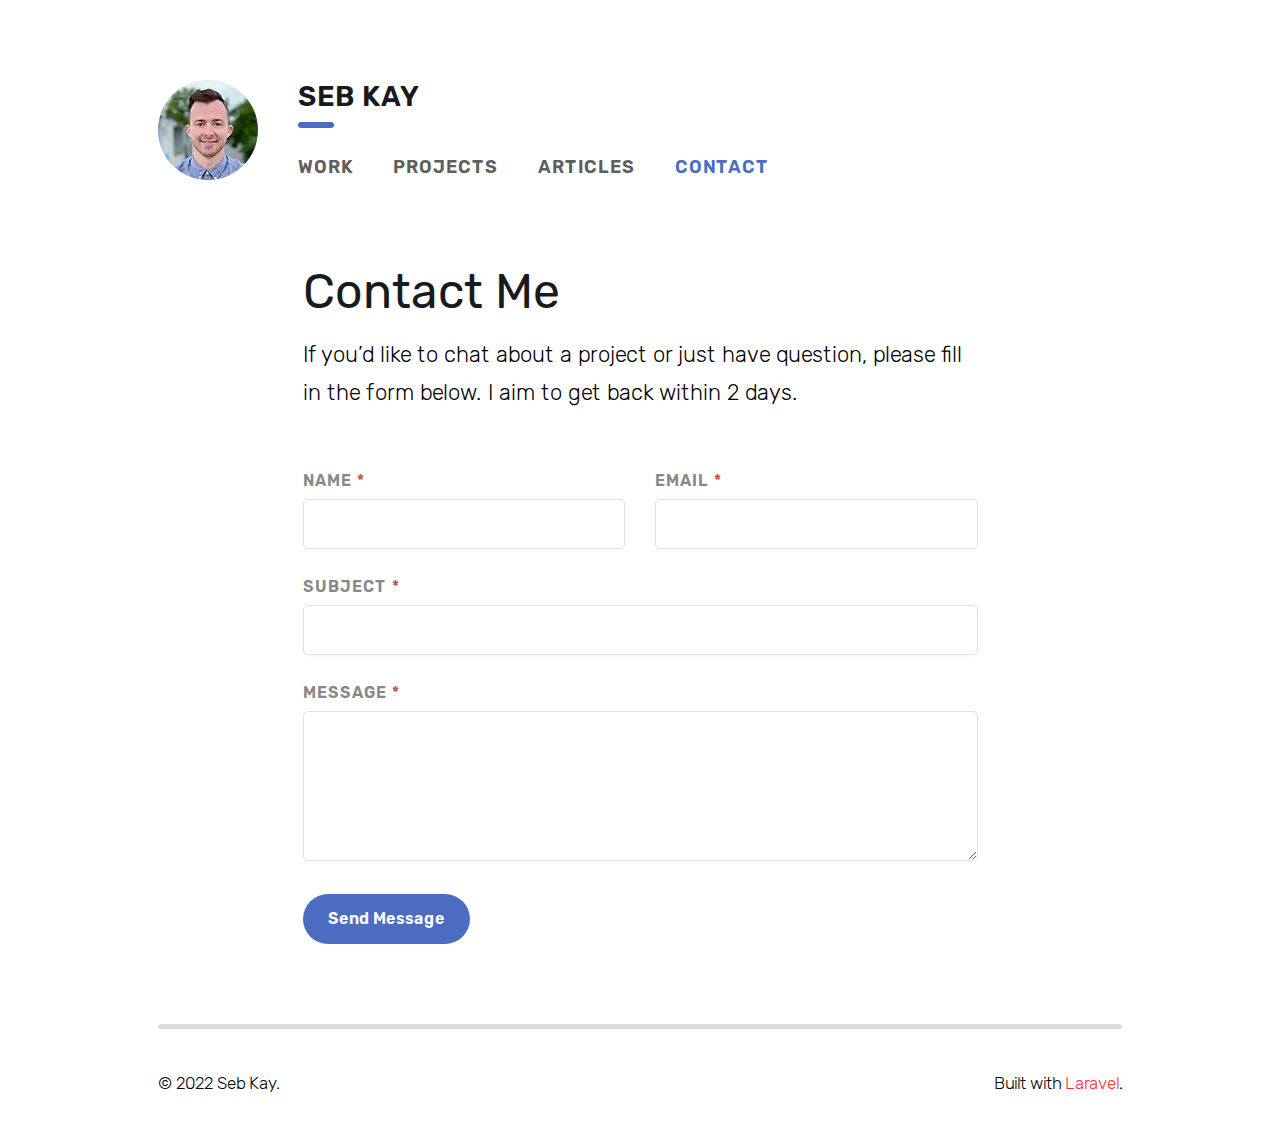
<file: contact.html>
<!doctype html>
<html lang="en">
<head>
	<meta http-equiv="Content-Type" content="text/html; charset=UTF-8"/>
    <meta name="viewport" content="width=device-width, initial-scale=1, viewport-fit=cover">
    <link href="css/app.css" rel="stylesheet">
    <link href="img/favicon-32x32.png" rel="icon" sizes="32x32">
    <link href="img/favicon-192x192.png" rel="icon" sizes="192x192">
    <link href="img/favicon-297x297.png" rel="apple-touch-icon-precomposed">
    <meta content="/img/favicon-297x297.png" name="msapplication-TileImage">
    <title>
        Seb Kay
         | Web Design & Development
    </title>
    <meta name="description" content="">
    <meta name="google-site-verification" content="bzTP6T7_iPqdsTPB1KIMbC5z7GXwvXKbcedNpY">
    <meta name="twitter:card" content="summary_large_image">
    <meta name="twitter:site" content="@sebkaydesign">
    <meta name="twitter:title" content="Seb Kay">
    <meta name="twitter:description" content="A web developer from Southampton, UK. Specialising in Laravel, WordPress, JavaScript and Vue.js.">
    <meta name="twitter:image" content="https://res.cloudinary.com/sebkay/image/upload/v1651768884/seb-kay-twitter-card_cvco9q.jpg">
</head>
<body>
    <div class="wrap">
        <header class="header">
    <div class="header__section header__section--media">
        <a class="logo" href="index.html">
            <picture>
                <source type="image/webp" srcset="img/seb-avatar-2021.webp 1x, img/seb-avatar-2021-_2x.webp 2x">
                <source type="image/jpeg" srcset="img/seb-avatar-2021.jpg 1x, img/seb-avatar-2021-_2x.jpg 2x">
                <img width="100" height="100" src="img/seb-avatar-2021.jpg" alt="Headshot of Seb Kay">
            </picture>
            <span class="logo__text">
                Seb Kay
            </span>
        </a>
    </div>
    <div class="header__section header__section--menu">
        <a class="logo" href="index.html">
            <span class="logo__text">
                Seb Kay
            </span>
        </a>
        <nav class="menu">
            <a class="menu__item " href="work.html">
                Work
            </a>
            <a class="menu__item "
                href="projects.html">
                Projects
            </a>
            <a class="menu__item "
                href="articles.html">
                Articles
            </a>
            <a class="menu__item active"
                href="contact.html">
                Contact
            </a>
        </nav>
    </div>
</header>
            <script>
        window.recaptchaSiteKey = "6Lf1dBAcAAAAAKvLKqjx_-vitdVgOvEviQgGLhXe";
    </script>
    <script defer src="https://www.google.com/recaptcha/api.js?render=6Lf1dBAcAAAAAKvLKqjx_-vitdVgOvEviQgGLhXe"></script>
    <section class="page">
        <div class="wysiwyg">
            <h1>
                Contact Me
            </h1>
            <p class="txt-large">If you’d like to chat about a project or just have question, please fill in the form
                below. I aim to get back within 2 days.</p>
        </div>
        <div class="mt-large">
            <form id="contact-form" class="form" action="contact.html" method="post"
                data-recaptcha-form="contact">
                <div class="form__row">
                    <div class="form__field">
                        <label for="name" class="form__label">
                            Name <span class="form__required">*</span>
                        </label>
                        <input id="name" name="name" type="text" required>
                    </div>
                    <div class="form__field">
                        <label for="email" class="form__label">
                            Email <span class="form__required">*</span>
                        </label>
                        <input id="email" name="email" type="email" required>
                    </div>
                </div>
                <div class="form__row">
                    <div class="form__field">
                        <label for="subject" class="form__label">
                            Subject <span class="form__required">*</span>
                        </label>
                        <input id="subject" name="subject" type="text" required>
                    </div>
                </div>
                <div class="form__row">
                    <div class="form__field">
                        <label for="message" class="form__label">
                            Message <span class="form__required">*</span>
                        </label>
                        <textarea id="message" name="message" required></textarea>
                    </div>
                </div>
                <div class="form__row">
                    <div class="form__field">
                        <div class="hidden">
                            <input name="subject_2" type="text">
                        </div>
                        <button class="btn">
                            Send Message
                        </button>
                    </div>
                </div>
                <input type="hidden" name="_token" value="lShRWnxmEw6hvmmStKt1d18VSelTbyfhLB9qdvY2">
            </form>
        </div>
    </section>
        <footer class="footer">
    <div class="footer__inner">
        <p class="footer__text">
            &copy; 2022 Seb Kay.
        </p>
        <p class="footer__text">
            Built with <a class="highlight-laravel" href="https://laravel.com/" target="_blank">Laravel</a>.
        </p>
    </div>
</footer>
    </div>
    <script defer src="js/manifest.js"></script>
    <script defer src="js/vendor.js"></script>
    <script defer src="js/app.js"></script>
            <!-- Global site tag (gtag.js) - Google Analytics -->
        <script defer src="https://www.googletagmanager.com/gtag/js?id=UA-31577987-1"></script>
        <script>
            window.dataLayer = window.dataLayer || [];
            function gtag() {
                dataLayer.push(arguments);
            }
            gtag('js', new Date());
            gtag('config', 'UA-31577987-1');
        </script>
    </body>
</html>
</file>
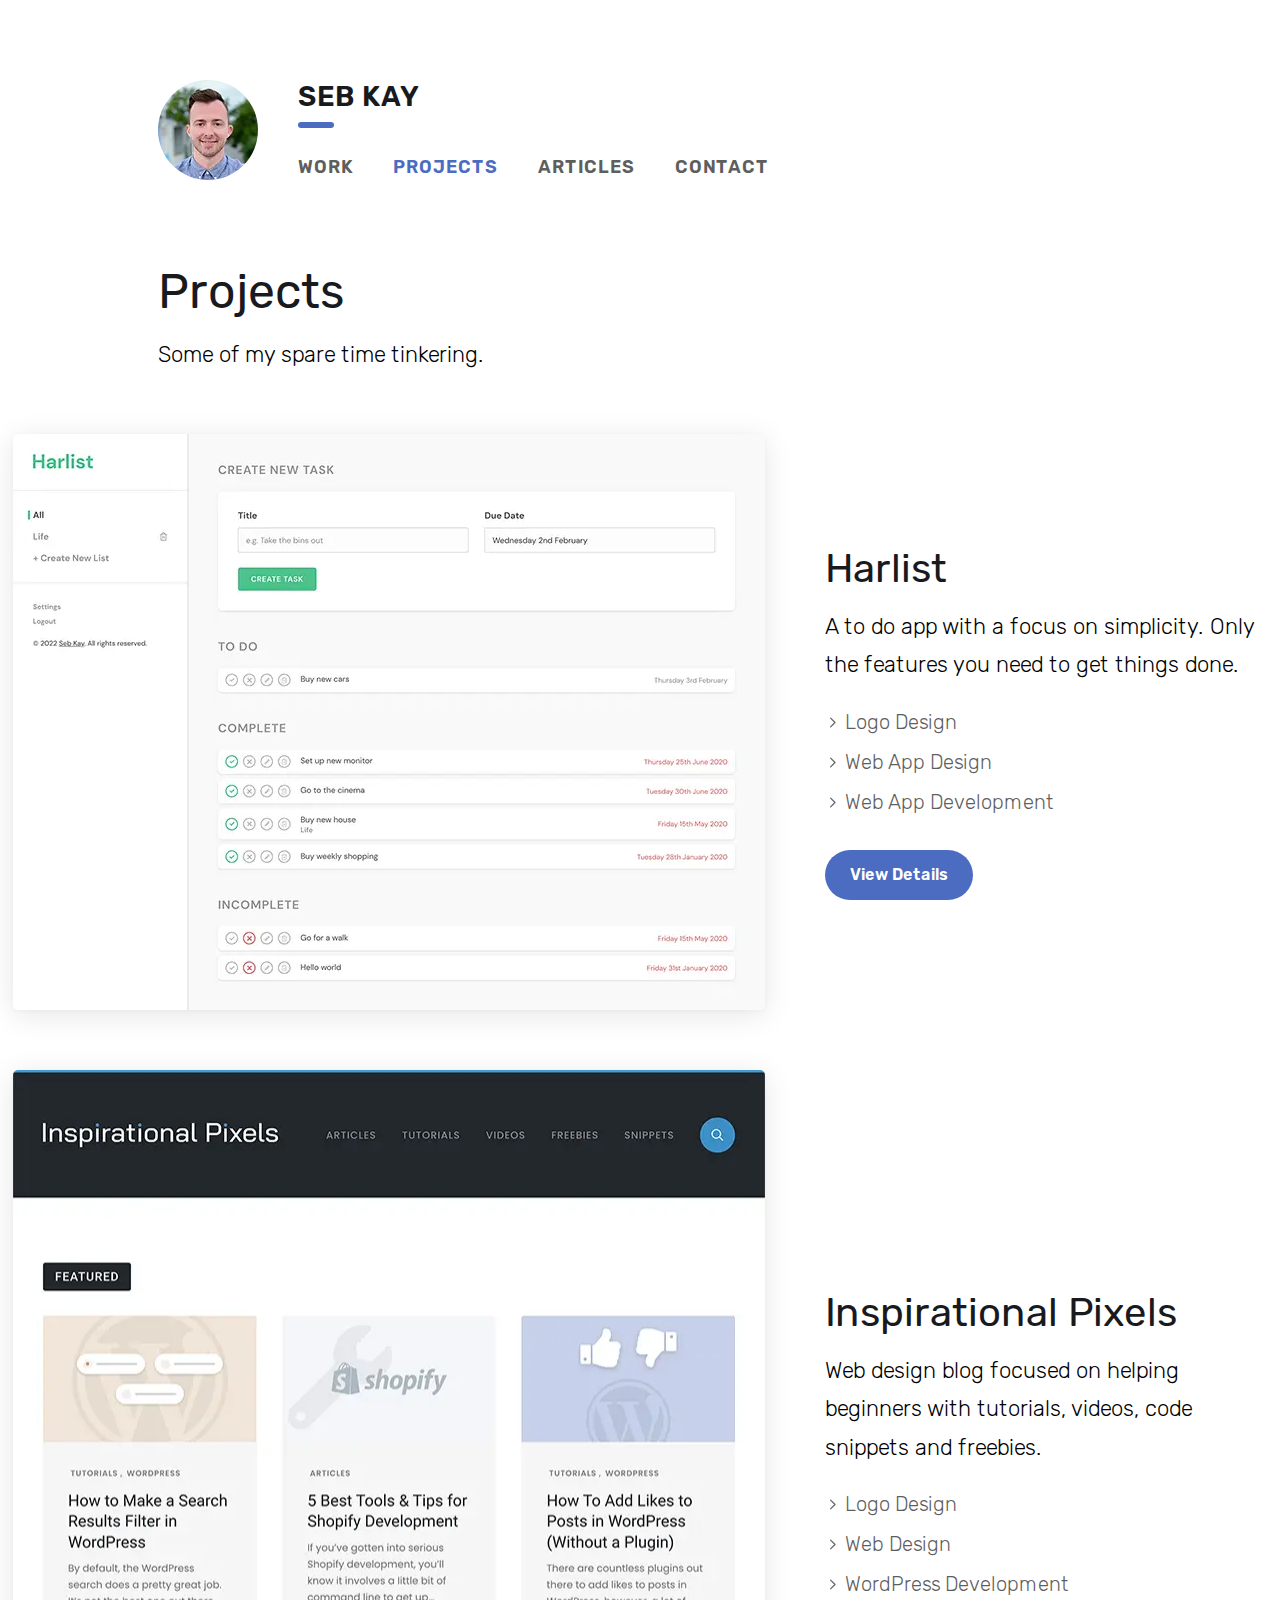
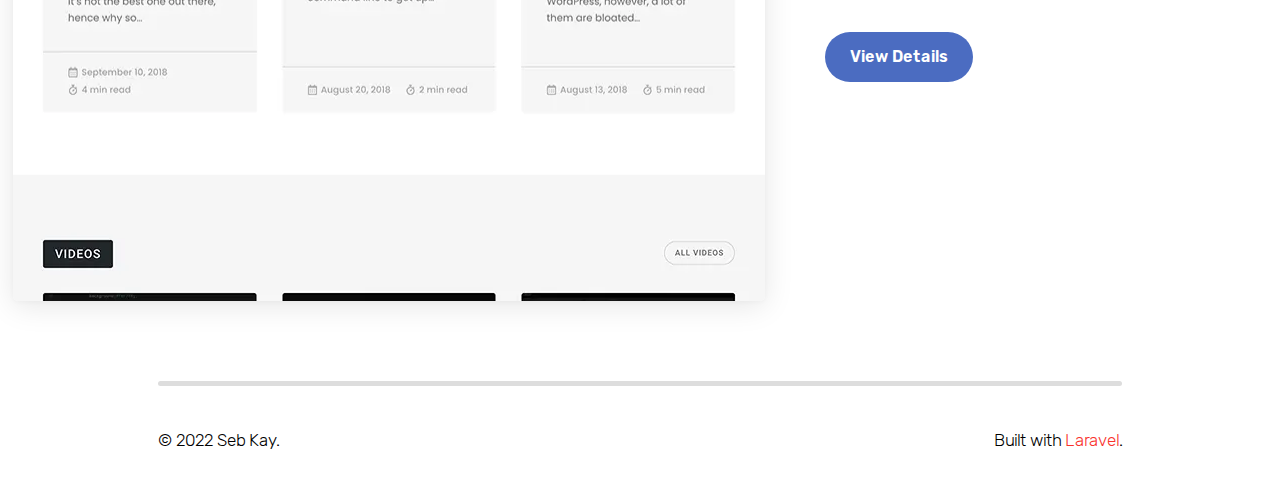
<file: projects.html>
<!doctype html>
<html lang="en">
<head>
	<meta http-equiv="Content-Type" content="text/html; charset=UTF-8"/>
    <meta name="viewport" content="width=device-width, initial-scale=1, viewport-fit=cover">
    <link href="css/app.css" rel="stylesheet">
    <link href="img/favicon-32x32.png" rel="icon" sizes="32x32">
    <link href="img/favicon-192x192.png" rel="icon" sizes="192x192">
    <link href="img/favicon-297x297.png" rel="apple-touch-icon-precomposed">
    <meta content="/img/favicon-297x297.png" name="msapplication-TileImage">
    <title>
        Projects |
        Seb Kay
    </title>
    <meta name="description" content="Some of my spare time tinkering.">
    <meta name="google-site-verification" content="bzTP6T7_iPqdsTPB1KIMbC5z7GXwvXKbcedNpY">
    <meta name="twitter:card" content="summary_large_image">
    <meta name="twitter:site" content="@sebkaydesign">
    <meta name="twitter:title" content="Seb Kay">
    <meta name="twitter:description" content="A web developer from Southampton, UK. Specialising in Laravel, WordPress, JavaScript and Vue.js.">
    <meta name="twitter:image" content="https://res.cloudinary.com/sebkay/image/upload/v1651768884/seb-kay-twitter-card_cvco9q.jpg">
</head>
<body>
    <div class="wrap">
        <header class="header">
    <div class="header__section header__section--media">
        <a class="logo" href="index.html">
            <picture>
                <source type="image/webp" srcset="img/seb-avatar-2021.webp 1x, img/seb-avatar-2021-_2x.webp 2x">
                <source type="image/jpeg" srcset="img/seb-avatar-2021.jpg 1x, img/seb-avatar-2021-_2x.jpg 2x">
                <img width="100" height="100" src="img/seb-avatar-2021.jpg" alt="Headshot of Seb Kay">
            </picture>
            <span class="logo__text">
                Seb Kay
            </span>
        </a>
    </div>
    <div class="header__section header__section--menu">
        <a class="logo" href="index.html">
            <span class="logo__text">
                Seb Kay
            </span>
        </a>
        <nav class="menu">
            <a class="menu__item " href="work.html">
                Work
            </a>
            <a class="menu__item active"
                href="projects.html">
                Projects
            </a>
            <a class="menu__item "
                href="articles.html">
                Articles
            </a>
            <a class="menu__item "
                href="contact.html">
                Contact
            </a>
        </nav>
    </div>
</header>
            <div class="mb-large">
        <h1 class="mb-tiny">
            Projects
        </h1>
                    <p class="txt-large">
                Some of my spare time tinkering.
            </p>
            </div>
    <section class="page-wide">
                                    <div class="project-preview">
                    <figure class="project-preview__media">
                        <a href="projects/harlist.html">
                            <img src="sebkay/image/upload/v1643826868/app.harlist.io_vvgqlv.webp"
                                srcset="sebkay/image/upload/v1643826868/app.harlist.io_vvgqlv.webp 1x, sebkay/image/upload/v1643826868/app.harlist.io-_2x_oyk7oa.webp 2x"
                                alt="Screenshot of Harlist">
                        </a>
                    </figure>
                    <div class="project-preview__content">
                        <h2 class="project-preview__title">
                            <a href="projects/harlist.html">
                                Harlist
                            </a>
                        </h2>
                        <p class="project-preview__desc">
                            A to do app with a focus on simplicity. Only the features you need to get things done.
                        </p>
                                                    <div class="project-preview__meta">
                                <ul class="list list--regular">
                                                                            <li class="list__item">
                                            Logo Design
                                        </li>
                                                                            <li class="list__item">
                                            Web App Design
                                        </li>
                                                                            <li class="list__item">
                                            Web App Development
                                        </li>
                                                                    </ul>
                            </div>
                        <div class="project-preview__action">
                            <a href="projects/harlist.html" class="btn">
                                View Details
                            </a>
                        </div>
                    </div>
                </div>
                            <div class="project-preview">
                    <figure class="project-preview__media">
                        <a href="projects/inspirational-pixels.html">
                            <img src="sebkay/image/upload/v1643827425/inspirationalpixels.com_aw325y.webp"
                                srcset="sebkay/image/upload/v1643827425/inspirationalpixels.com_aw325y.webp 1x, sebkay/image/upload/v1643827424/inspirationalpixels.com-_2x_p1gzdk.webp 2x"
                                alt="Screenshot of Inspirational Pixels">
                        </a>
                    </figure>
                    <div class="project-preview__content">
                        <h2 class="project-preview__title">
                            <a href="projects/inspirational-pixels.html">
                                Inspirational Pixels
                            </a>
                        </h2>
                        <p class="project-preview__desc">
                            Web design blog focused on helping beginners with tutorials, videos, code snippets and freebies.
                        </p>
                                                    <div class="project-preview__meta">
                                <ul class="list list--regular">
                                                                            <li class="list__item">
                                            Logo Design
                                        </li>
                                                                            <li class="list__item">
                                            Web Design
                                        </li>
                                                                            <li class="list__item">
                                            WordPress Development
                                        </li>
                                                                    </ul>
                            </div>
                        <div class="project-preview__action">
                            <a href="projects/inspirational-pixels.html" class="btn">
                                View Details
                            </a>
                        </div>
                    </div>
                </div>
                        </section>
        <footer class="footer">
    <div class="footer__inner">
        <p class="footer__text">
            &copy; 2022 Seb Kay.
        </p>
        <p class="footer__text">
            Built with <a class="highlight-laravel" href="https://laravel.com/" target="_blank">Laravel</a>.
        </p>
    </div>
</footer>
    </div>
    <script defer src="js/manifest.js"></script>
    <script defer src="js/vendor.js"></script>
    <script defer src="js/app.js"></script>
            <!-- Global site tag (gtag.js) - Google Analytics -->
        <script defer src="https://www.googletagmanager.com/gtag/js?id=UA-31577987-1"></script>
        <script>
            window.dataLayer = window.dataLayer || [];
            function gtag() {
                dataLayer.push(arguments);
            }
            gtag('js', new Date());
            gtag('config', 'UA-31577987-1');
        </script>
    </body>
</html>
</file>
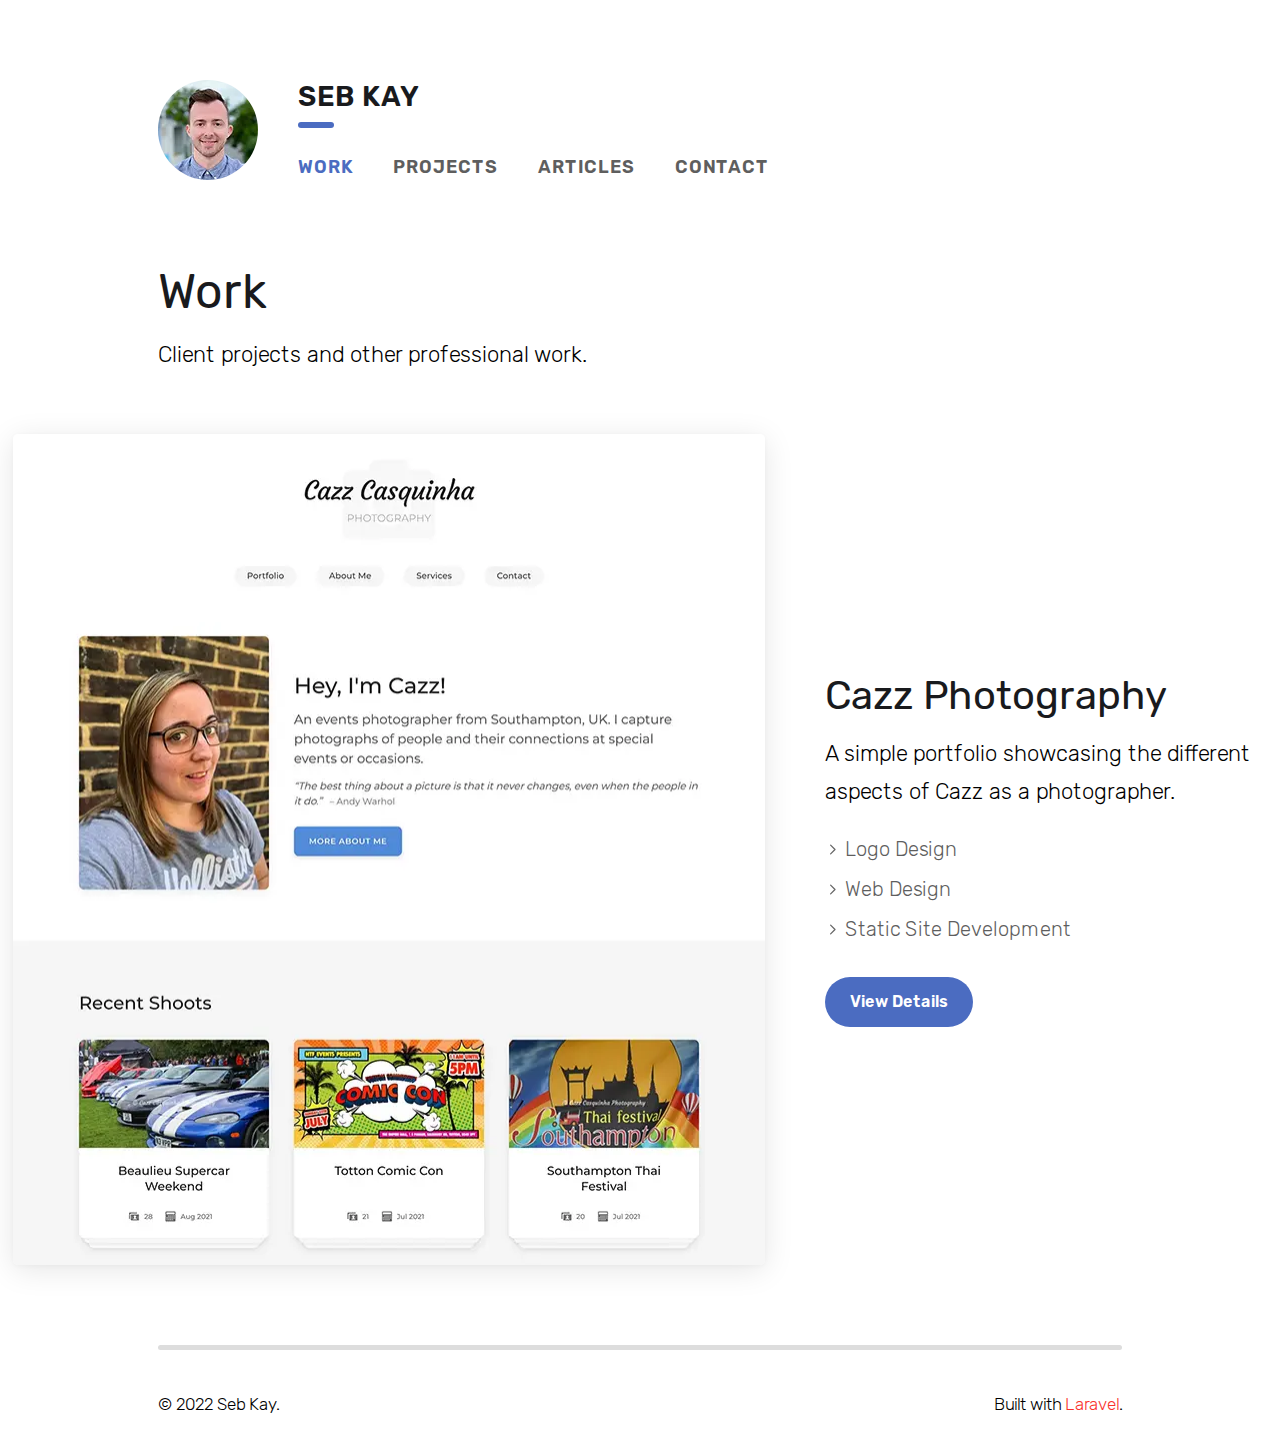
<file: work.html>
<!doctype html>
<html lang="en">
<head>
	<meta http-equiv="Content-Type" content="text/html; charset=UTF-8"/>
    <meta name="viewport" content="width=device-width, initial-scale=1, viewport-fit=cover">
    <link href="css/app.css" rel="stylesheet">
    <link href="img/favicon-32x32.png" rel="icon" sizes="32x32">
    <link href="img/favicon-192x192.png" rel="icon" sizes="192x192">
    <link href="img/favicon-297x297.png" rel="apple-touch-icon-precomposed">
    <meta content="/img/favicon-297x297.png" name="msapplication-TileImage">
    <title>
        Work |
        Seb Kay
    </title>
    <meta name="description" content="Client projects and other professional work.">
    <meta name="google-site-verification" content="bzTP6T7_iPqdsTPB1KIMbC5z7GXwvXKbcedNpY">
    <meta name="twitter:card" content="summary_large_image">
    <meta name="twitter:site" content="@sebkaydesign">
    <meta name="twitter:title" content="Seb Kay">
    <meta name="twitter:description" content="A web developer from Southampton, UK. Specialising in Laravel, WordPress, JavaScript and Vue.js.">
    <meta name="twitter:image" content="https://res.cloudinary.com/sebkay/image/upload/v1651768884/seb-kay-twitter-card_cvco9q.jpg">
</head>
<body>
    <div class="wrap">
        <header class="header">
    <div class="header__section header__section--media">
        <a class="logo" href="index.html">
            <picture>
                <source type="image/webp" srcset="img/seb-avatar-2021.webp 1x, img/seb-avatar-2021-_2x.webp 2x">
                <source type="image/jpeg" srcset="img/seb-avatar-2021.jpg 1x, img/seb-avatar-2021-_2x.jpg 2x">
                <img width="100" height="100" src="img/seb-avatar-2021.jpg" alt="Headshot of Seb Kay">
            </picture>
            <span class="logo__text">
                Seb Kay
            </span>
        </a>
    </div>
    <div class="header__section header__section--menu">
        <a class="logo" href="index.html">
            <span class="logo__text">
                Seb Kay
            </span>
        </a>
        <nav class="menu">
            <a class="menu__item active" href="work.html">
                Work
            </a>
            <a class="menu__item "
                href="projects.html">
                Projects
            </a>
            <a class="menu__item "
                href="articles.html">
                Articles
            </a>
            <a class="menu__item "
                href="contact.html">
                Contact
            </a>
        </nav>
    </div>
</header>
            <div class="mb-large">
        <h1 class="mb-tiny">
            Work
        </h1>
                    <p class="txt-large">
                Client projects and other professional work.
            </p>
            </div>
    <section class="page-wide">
                                    <div class="project-preview">
                    <figure class="project-preview__media">
                        <a href="work/cazz-photography.html">
                            <img src="sebkay/image/upload/v1643826481/cazzphotography.co.uk_botmqy.webp"
                                srcset="sebkay/image/upload/v1643826481/cazzphotography.co.uk_botmqy.webp 1x, sebkay/image/upload/v1643826480/cazzphotography.co.uk_2x_wihgkl.webp 2x"
                                alt="Screenshot of Cazz Photography">
                        </a>
                    </figure>
                    <div class="project-preview__content">
                        <h2 class="project-preview__title">
                            <a href="work/cazz-photography.html">
                                Cazz Photography
                            </a>
                        </h2>
                        <p class="project-preview__desc">
                            A simple portfolio showcasing the different aspects of Cazz as a photographer.
                        </p>
                                                    <div class="project-preview__meta">
                                <ul class="list list--regular">
                                                                            <li class="list__item">
                                            Logo Design
                                        </li>
                                                                            <li class="list__item">
                                            Web Design
                                        </li>
                                                                            <li class="list__item">
                                            Static Site Development
                                        </li>
                                                                    </ul>
                            </div>
                        <div class="project-preview__action">
                            <a href="work/cazz-photography.html" class="btn">
                                View Details
                            </a>
                        </div>
                    </div>
                </div>
                        </section>
        <footer class="footer">
    <div class="footer__inner">
        <p class="footer__text">
            &copy; 2022 Seb Kay.
        </p>
        <p class="footer__text">
            Built with <a class="highlight-laravel" href="https://laravel.com/" target="_blank">Laravel</a>.
        </p>
    </div>
</footer>
    </div>
    <script defer src="js/manifest.js"></script>
    <script defer src="js/vendor.js"></script>
    <script defer src="js/app.js"></script>
            <!-- Global site tag (gtag.js) - Google Analytics -->
        <script defer src="https://www.googletagmanager.com/gtag/js?id=UA-31577987-1"></script>
        <script>
            window.dataLayer = window.dataLayer || [];
            function gtag() {
                dataLayer.push(arguments);
            }
            gtag('js', new Date());
            gtag('config', 'UA-31577987-1');
        </script>
    </body>
</html>
</file>
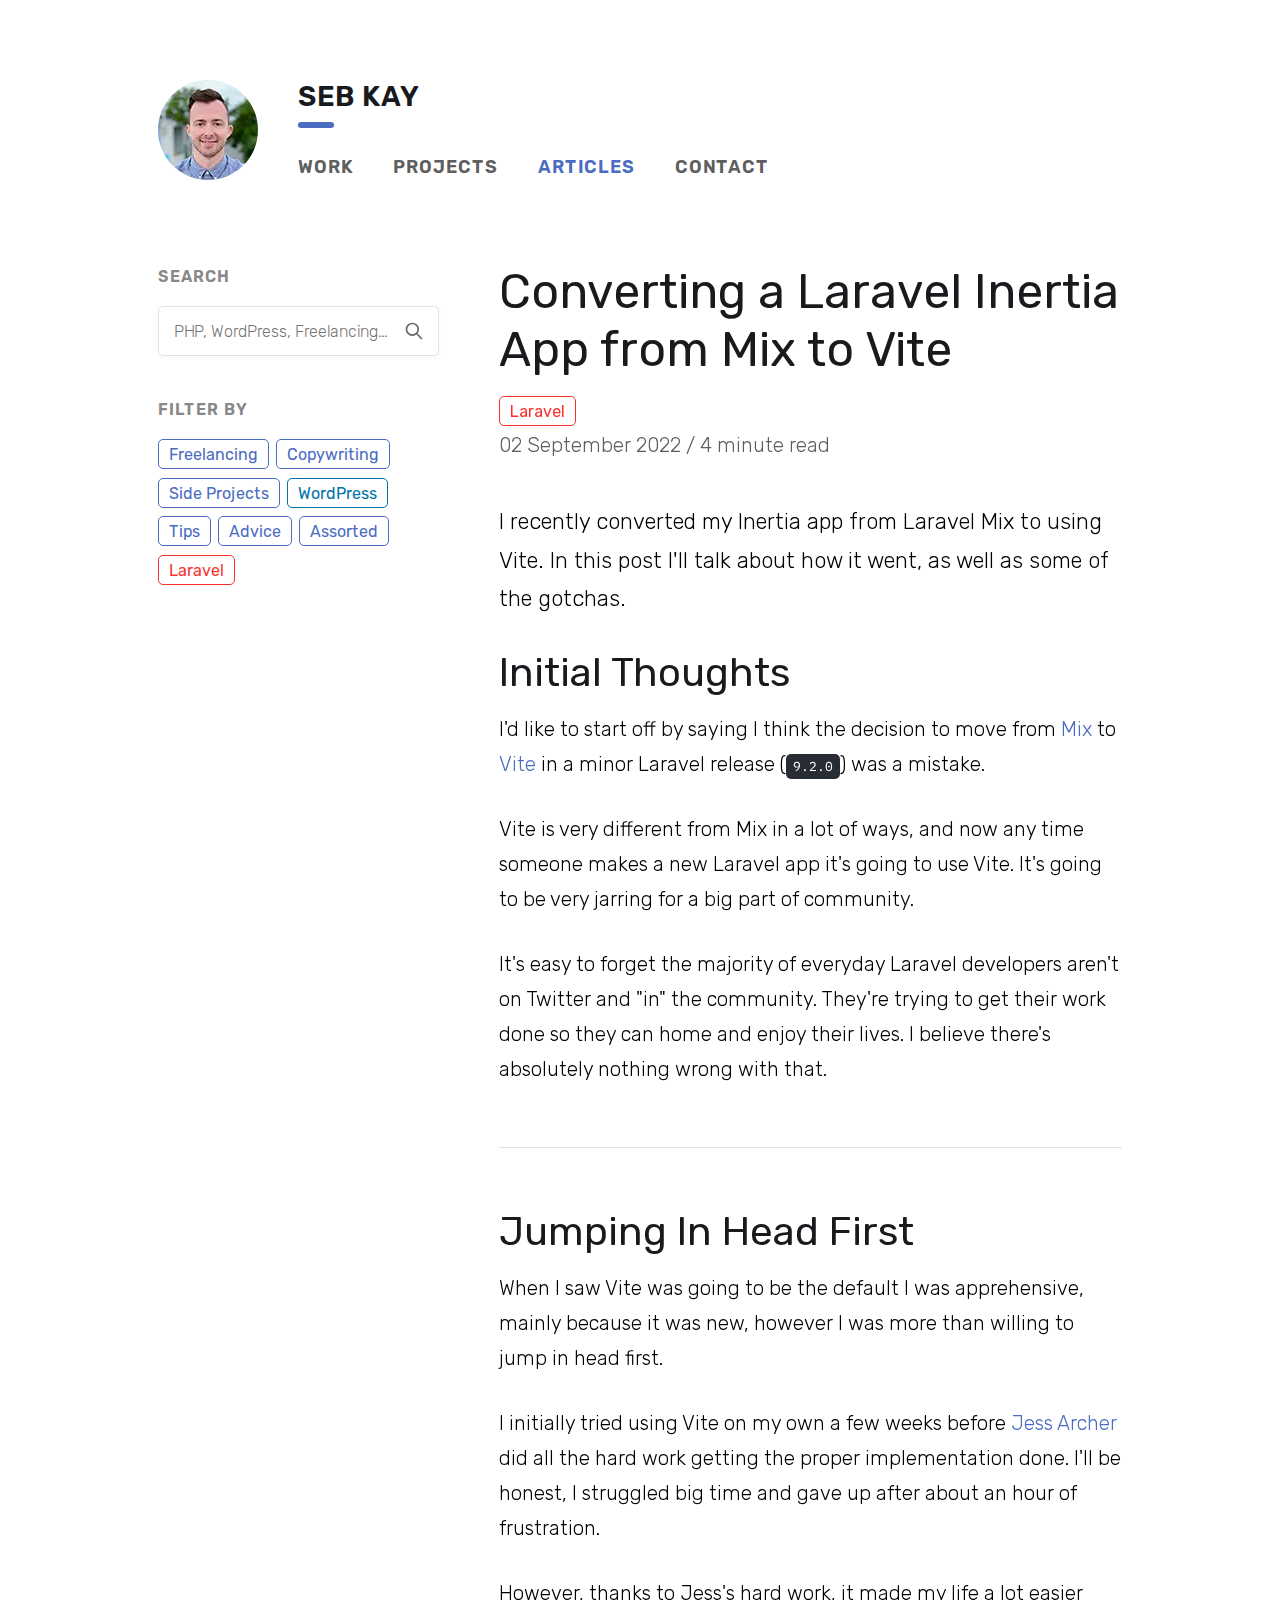
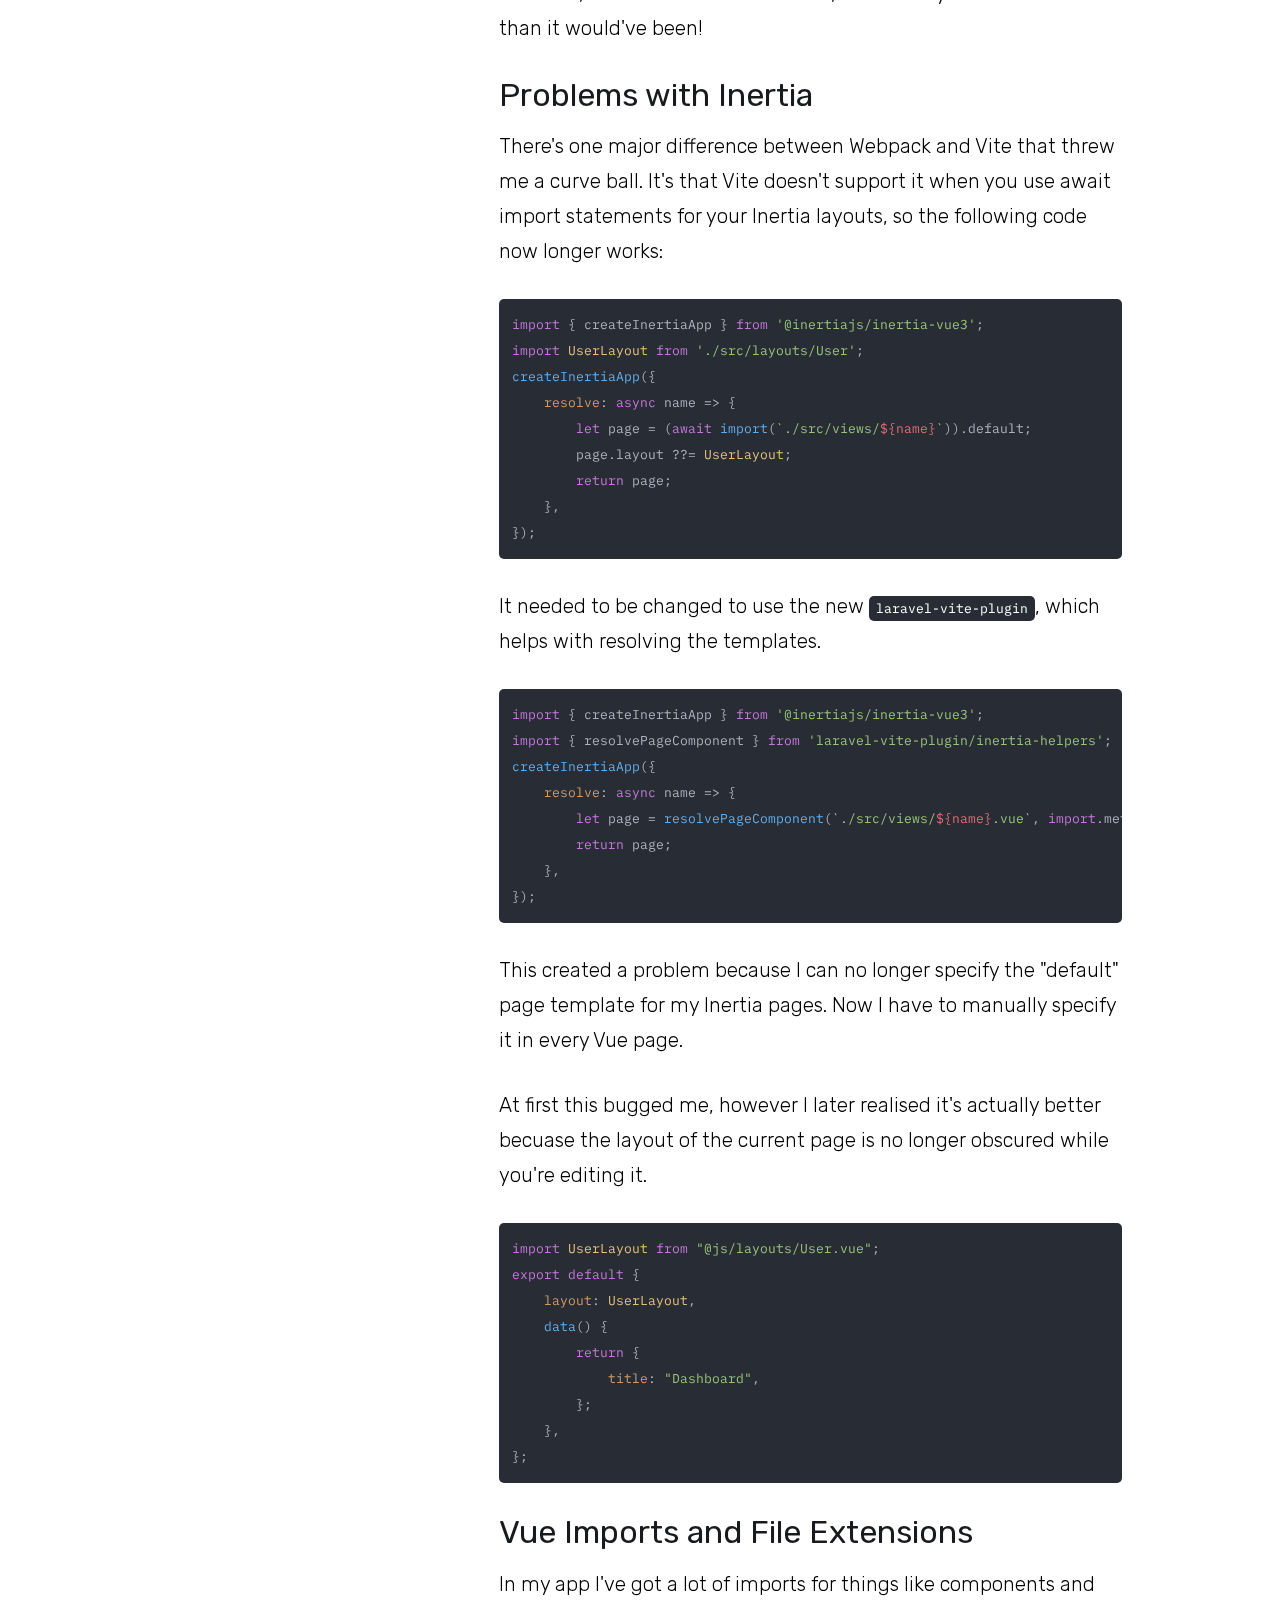
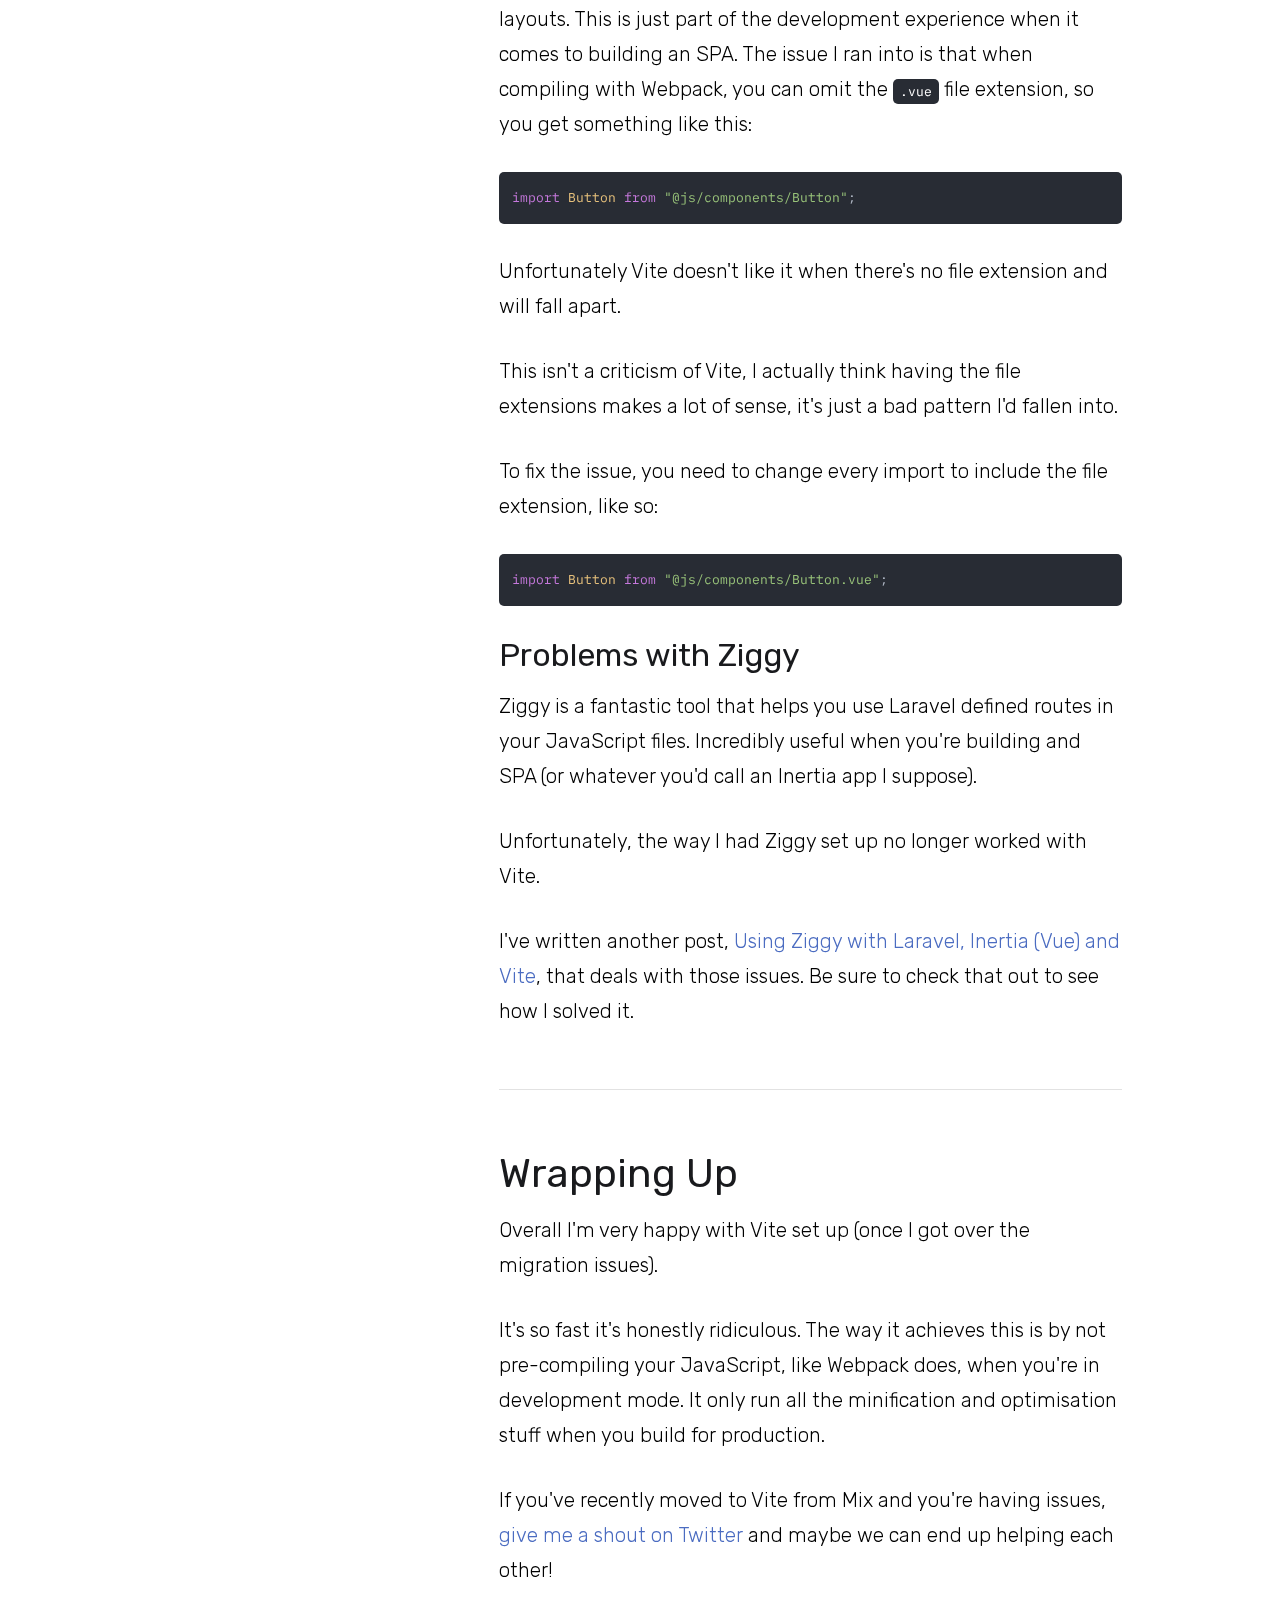
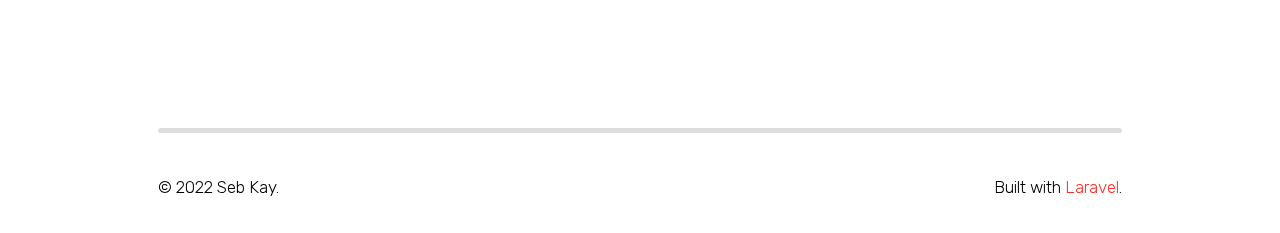
<file: articles/converting-a-laravel-inertia-app-from-mix-to-vite.html>
<!doctype html>
<html lang="en">
<head>
	<meta http-equiv="Content-Type" content="text/html; charset=UTF-8"/>
    <meta name="viewport" content="width=device-width, initial-scale=1, viewport-fit=cover">
    <link href="../css/app.css" rel="stylesheet">
    <link href="../img/favicon-32x32.png" rel="icon" sizes="32x32">
    <link href="../img/favicon-192x192.png" rel="icon" sizes="192x192">
    <link href="../img/favicon-297x297.png" rel="apple-touch-icon-precomposed">
    <meta content="/img/favicon-297x297.png" name="msapplication-TileImage">
    <title>
        Converting a Laravel Inertia App from Mix to Vite |
        Seb Kay
    </title>
    <meta name="description" content="">
    <meta name="google-site-verification" content="bzTP6T7_iPqdsTPB1KIMbC5z7GXwvXKbcedNpY">
    <meta name="twitter:card" content="summary_large_image">
    <meta name="twitter:site" content="@sebkaydesign">
    <meta name="twitter:title" content="Converting a Laravel Inertia App from Mix to Vite | Seb Kay">
    <meta name="twitter:description" content="I recently converted my Inertia app from Laravel Mix to using Vite. In this post I&#039;ll talk about how it went, as well as some of the gotchas.">
    <meta name="twitter:image" content="https://res.cloudinary.com/sebkay/image/upload/v1651768884/seb-kay-twitter-card_cvco9q.jpg">
</head>
<body>
    <div class="wrap">
        <header class="header">
    <div class="header__section header__section--media">
        <a class="logo" href="../index.html">
            <picture>
                <source type="image/webp" srcset="../img/seb-avatar-2021.webp 1x, ../img/seb-avatar-2021-_2x.webp 2x">
                <source type="image/jpeg" srcset="../img/seb-avatar-2021.jpg 1x, ../img/seb-avatar-2021-_2x.jpg 2x">
                <img width="100" height="100" src="..../img/seb-avatar-2021.jpg" alt="Headshot of Seb Kay">
            </picture>
            <span class="logo__text">
                Seb Kay
            </span>
        </a>
    </div>
    <div class="header__section header__section--menu">
        <a class="logo" href="../index.html">
            <span class="logo__text">
                Seb Kay
            </span>
        </a>
        <nav class="menu">
            <a class="menu__item " href="../work.html">
                Work
            </a>
            <a class="menu__item "
                href="../projects.html">
                Projects
            </a>
            <a class="menu__item active"
                href="../articles.html">
                Articles
            </a>
            <a class="menu__item "
                href="../contact.html">
                Contact
            </a>
        </nav>
    </div>
</header>
            <section>
        <div class="grid grid--tb2-12">
            <div class="grid__column grid__column--4">
                <div class="mb-tiny">
    <p class="subheading">
        Search
    </p>
</div>
<div class="mb-medium">
    <form class="search-form" action="../articles.html">
        <input class="search-form__field" type="text" name="s" placeholder="PHP, WordPress, Freelancing..."
            enterkeyhint="search" value="">
        <button class="search-form__action">
            Search
        </button>
    </form>
</div>
                <div class="mb-tiny">
        <p class="subheading">
            Filter By
        </p>
    </div>
    <ul class="link-list">
                    <li class="link-list__item ">
                <a class="tag" href="../articles/category/freelancing.html"
                    >
                    Freelancing
                </a>
            </li>
                    <li class="link-list__item ">
                <a class="tag" href="../articles/category/copywriting.html"
                    >
                    Copywriting
                </a>
            </li>
                    <li class="link-list__item ">
                <a class="tag" href="../articles/category/side-projects.html"
                    >
                    Side Projects
                </a>
            </li>
                    <li class="link-list__item ">
                <a class="tag" href="../articles/category/wordpress.html"
                     style="border-color: #0073AA; color: #0073AA;" >
                    WordPress
                </a>
            </li>
                    <li class="link-list__item ">
                <a class="tag" href="../articles/category/tips.html"
                    >
                    Tips
                </a>
            </li>
                    <li class="link-list__item ">
                <a class="tag" href="../articles/category/advice.html"
                    >
                    Advice
                </a>
            </li>
                    <li class="link-list__item ">
                <a class="tag" href="../articles/category/assorted.html"
                    >
                    Assorted
                </a>
            </li>
                    <li class="link-list__item ">
                <a class="tag" href="../articles/category/laravel.html"
                     style="border-color: #F9322C; color: #F9322C;" >
                    Laravel
                </a>
            </li>
            </ul>
            </div>
            <div class="grid__column grid__column--8">
                <div class="mb-large">
                    <h1 class="mb-tiny">
                        Converting a Laravel Inertia App from Mix to Vite
                    </h1>
                    <p class="mb-medium txt-fade">
                        <a class="tag" href="../articles/category/laravel.html"
                             style="border-color: #F9322C; color: #F9322C;" >
                            Laravel
                        </a>
                        <br>
                        02 September 2022
                        /
                        4 minute read
                    </p>
                    <p class="txt-large">
                        I recently converted my Inertia app from Laravel Mix to using Vite. In this post I'll talk about how it went, as well as some of the gotchas.
                    </p>
                    <div class="wysiwyg mt-small">
                        <h2>Initial Thoughts</h2>
<p>I'd like to start off by saying I think the decision to move from <a href="https://laravel-mix.com/">Mix</a> to <a href="https://vitejs.dev/">Vite</a> in a minor Laravel release (<code>9.2.0</code>) was a mistake.</p>
<p>Vite is very different from Mix in a lot of ways, and now any time someone makes a new Laravel app it's going to use Vite. It's going to be very jarring for a big part of community.</p>
<p>It's easy to forget the majority of everyday Laravel developers aren't on Twitter and &quot;in&quot; the community. They're trying to get their work done so they can home and enjoy their lives. I believe there's absolutely nothing wrong with that.</p>
<hr />
<h2>Jumping In Head First</h2>
<p>When I saw Vite was going to be the default I was apprehensive, mainly because it was new, however I was more than willing to jump in head first.</p>
<p>I initially tried using Vite on my own a few weeks before <a href="https://jessarcher.com/">Jess Archer</a> did all the hard work getting the proper implementation done. I'll be honest, I struggled big time and gave up after about an hour of frustration.</p>
<p>However, thanks to Jess's hard work, it made my life a lot easier than it would've been!</p>
<h3>Problems with Inertia</h3>
<p>There's one major difference between Webpack and Vite that threw me a curve ball. It's that Vite doesn't support it when you use await import statements for your Inertia layouts, so the following code now longer works:</p>
<pre><code class="language-js">import { createInertiaApp } from '@inertiajs/inertia-vue3';
import UserLayout from './src/layouts/User';
createInertiaApp({
    resolve: async name =&gt; {
        let page = (await import(`./src/views/${name}`)).default;
        page.layout ??= UserLayout;
        return page;
    },
});
</code></pre>
<p>It needed to be changed to use the new <a href="https://github.com/laravel/vite-plugin"><code>laravel-vite-plugin</code></a>, which helps with resolving the templates.</p>
<pre><code class="language-js">import { createInertiaApp } from '@inertiajs/inertia-vue3';
import { resolvePageComponent } from 'laravel-vite-plugin/inertia-helpers';
createInertiaApp({
    resolve: async name =&gt; {
        let page = resolvePageComponent(`./src/views/${name}.vue`, import.meta.glob('./src/views/**/*.vue'));
        return page;
    },
});
</code></pre>
<p>This created a problem because I can no longer specify the &quot;default&quot; page template for my Inertia pages. Now I have to manually specify it in every Vue page.</p>
<p>At first this bugged me, however I later realised it's actually better becuase the layout of the current page is no longer obscured while you're editing it.</p>
<pre><code class="language-js">import UserLayout from &quot;@js/layouts/User.vue&quot;;
export default {
    layout: UserLayout,
    data() {
        return {
            title: &quot;Dashboard&quot;,
        };
    },
};
</code></pre>
<h3>Vue Imports and File Extensions</h3>
<p>In my app I've got a lot of imports for things like components and layouts. This is just part of the development experience when it comes to building an SPA. The issue I ran into is that when compiling with Webpack, you can omit the <code>.vue</code> file extension, so you get something like this:</p>
<pre><code class="language-js">import Button from &quot;@js/components/Button&quot;;
</code></pre>
<p>Unfortunately Vite doesn't like it when there's no file extension and will fall apart.</p>
<p>This isn't a criticism of Vite, I actually think having the file extensions makes a lot of sense, it's just a bad pattern I'd fallen into.</p>
<p>To fix the issue, you need to change every import to include the file extension, like so:</p>
<pre><code class="language-js">import Button from &quot;@js/components/Button.vue&quot;;
</code></pre>
<h3>Problems with Ziggy</h3>
<p>Ziggy is a fantastic tool that helps you use Laravel defined routes in your JavaScript files. Incredibly useful when you're building and SPA (or whatever you'd call an Inertia app I suppose).</p>
<p>Unfortunately, the way I had Ziggy set up no longer worked with Vite.</p>
<p>I've written another post, <a href="../articles/using-ziggy-with-laravel-inertia-and-vite.html">Using Ziggy with Laravel, Inertia (Vue) and Vite</a>, that deals with those issues. Be sure to check that out to see how I solved it.</p>
<hr />
<h2>Wrapping Up</h2>
<p>Overall I'm very happy with Vite set up (once I got over the migration issues).</p>
<p>It's so fast it's honestly ridiculous. The way it achieves this is by not pre-compiling your JavaScript, like Webpack does, when you're in development mode. It only run all the minification and optimisation stuff when you build for production.</p>
<p>If you've recently moved to Vite from Mix and you're having issues, <a href="https://twitter.com/sebkaydesign">give me a shout on Twitter</a> and maybe we can end up helping each other!</p>
                    </div>
                </div>
            </div>
        </div>
    </section>
        <footer class="footer">
    <div class="footer__inner">
        <p class="footer__text">
            &copy; 2022 Seb Kay.
        </p>
        <p class="footer__text">
            Built with <a class="highlight-laravel" href="https://laravel.com/" target="_blank">Laravel</a>.
        </p>
    </div>
</footer>
    </div>
    <script defer src="../js/manifest.js"></script>
    <script defer src="../js/vendor.js"></script>
    <script defer src="../js/app.js"></script>
            <!-- Global site tag (gtag.js) - Google Analytics -->
        <script defer src="https://www.googletagmanager.com/gtag/js?id=UA-31577987-1"></script>
        <script>
            window.dataLayer = window.dataLayer || [];
            function gtag() {
                dataLayer.push(arguments);
            }
            gtag('js', new Date());
            gtag('config', 'UA-31577987-1');
        </script>
    </body>
</html>
</file>
<file: css/app.css>
pre code.hljs{display:block;overflow-x:auto;padding:1em}code.hljs{padding:3px 5px}.hljs{background:#282c34;color:#abb2bf}.hljs-comment,.hljs-quote{color:#5c6370;font-style:italic}.hljs-doctag,.hljs-formula,.hljs-keyword{color:#c678dd}.hljs-deletion,.hljs-name,.hljs-section,.hljs-selector-tag,.hljs-subst{color:#e06c75}.hljs-literal{color:#56b6c2}.hljs-addition,.hljs-attribute,.hljs-meta .hljs-string,.hljs-regexp,.hljs-string{color:#98c379}.hljs-attr,.hljs-number,.hljs-selector-attr,.hljs-selector-class,.hljs-selector-pseudo,.hljs-template-variable,.hljs-type,.hljs-variable{color:#d19a66}.hljs-bullet,.hljs-link,.hljs-meta,.hljs-selector-id,.hljs-symbol,.hljs-title{color:#61aeee}.hljs-built_in,.hljs-class .hljs-title,.hljs-title.class_{color:#e6c07b}.hljs-emphasis{font-style:italic}.hljs-strong{font-weight:700}.hljs-link{text-decoration:underline}*,:after,:before{-webkit-text-size-adjust:none;-webkit-font-smoothing:antialiased;-moz-osx-font-smoothing:grayscale;border:0;box-sizing:border-box;font-size:100%;line-height:100%;margin:0;outline:0;padding:0;text-rendering:optimizeLegibility}@media screen and (min-width:769px){.mt-tiny{margin-top:15px}.mb-tiny{margin-bottom:15px}.pt-tiny{padding-top:15px}.pb-tiny{padding-bottom:15px}.mt-small,.post-preview__action,.post-preview__excerpt{margin-top:30px}.mb-small{margin-bottom:30px}.pt-small{padding-top:30px}.pb-small{padding-bottom:30px}.mt-medium{margin-top:40px}.footer:before,.mb-medium{margin-bottom:40px}.pt-medium{padding-top:40px}.pb-medium{padding-bottom:40px}.footer:before,.mt-large,.wysiwyg hr,hr{margin-top:60px}.mb-large,.post-preview:before,.post-preview:not(:last-child),.project-preview:not(:last-child),.wysiwyg hr,hr{margin-bottom:60px}.pt-large{padding-top:60px}.pb-large{padding-bottom:60px}.mt-huge{margin-top:100px}.mb-huge{margin-bottom:100px}.pt-huge{padding-top:100px}.pb-huge{padding-bottom:100px}}@media screen and (max-width:768px){.mt-tiny{margin-top:10px}.mb-tiny{margin-bottom:10px}.pt-tiny{padding-top:10px}.pb-tiny{padding-bottom:10px}.mt-small,.post-preview__action,.post-preview__excerpt{margin-top:15px}.mb-small{margin-bottom:15px}.pt-small{padding-top:15px}.pb-small{padding-bottom:15px}.mt-medium{margin-top:25px}.footer:before,.mb-medium{margin-bottom:25px}.pt-medium{padding-top:25px}.pb-medium{padding-bottom:25px}.footer:before,.mt-large,.wysiwyg hr,hr{margin-top:40px}.mb-large,.post-preview:before,.post-preview:not(:last-child),.project-preview:not(:last-child),.wysiwyg hr,hr{margin-bottom:40px}.pt-large{padding-top:40px}.pb-large{padding-bottom:40px}.mt-huge{margin-top:75px}.mb-huge{margin-bottom:75px}.pt-huge{padding-top:75px}.pb-huge{padding-bottom:75px}}body{background-color:#fff}img,picture{height:auto;max-width:100%}hr{background:#e2e2e2;height:1px}.wrap{max-width:1024px;padding:80px 30px 30px;width:100%}.page,.wrap{margin-left:auto;margin-right:auto}.page{max-width:675px}.page-wide{left:50%;position:relative;transform:translateX(-50%);width:calc(100% + 290px)}.hidden{display:none}div.code{white-space:pre}.highlight-laravel{color:#f9322c}a.highlight-laravel{text-decoration:underline;-webkit-text-decoration-color:transparent;text-decoration-color:transparent}@media screen and (max-width:1024px){.wrap{padding:30px}.page-wide{max-width:calc(100vw - 60px)}}@media screen and (max-width:500px){.wrap{padding:20px}.page-wide{max-width:calc(100vw - 40px)}}.form__label,.logo__text,.menu__item,.subheading,.txt-upper{font-weight:600;letter-spacing:.0625rem;text-transform:uppercase}.logo__text:after{background:#4b6cc1;border-radius:1000px;content:"";display:block;height:6px;max-width:30px;width:100%}.list__item,.post-preview__meta,.txt-fade,.wysiwyg figcaption{color:#5e5e5e}.txt-left{text-align:left}.txt-center{text-align:center}.txt-right{text-align:right}.feature-media img,.project-preview__media img,.wysiwyg figure img{border-radius:5px;box-shadow:0 1px 5px rgba(0,0,0,.03),0 5px 30px rgba(0,0,0,.1)}@media screen and (min-width:1025px){.project-preview__desc,.txt-large{font-size:22px;font-size:1.375rem}.list.list--regular .list__item,.notice__desc,.txt-regular,li,p{font-size:20px;font-size:1.25rem}.link-list__item,.list__item,.post-preview__meta,.txt-small,.wysiwyg figcaption{font-size:18px;font-size:1.125rem}.form__label,.subheading,.txt-tiny{font-size:16px;font-size:1rem}.txt-mini{font-size:14px;font-size:.875rem}}@media screen and (max-width:1024px){.project-preview__desc,.txt-large{font-size:18px;font-size:1.125rem}.list.list--regular .list__item,.notice__desc,.txt-regular,li,p{font-size:16px;font-size:1rem}.link-list__item,.list__item,.post-preview__meta,.txt-small,.wysiwyg figcaption{font-size:14px;font-size:.875rem}.form__label,.subheading,.txt-tiny{font-size:12px;font-size:.75rem}.txt-mini{font-size:10px;font-size:.625rem}}@font-face{font-display:swap;font-family:Rubik;font-style:normal;font-weight:300;src:url(../fonts/rubik-light.woff) format("woff2")}@font-face{font-display:swap;font-family:Rubik;font-style:normal;font-weight:400;src:url(../fonts/rubik.woff) format("woff2")}@font-face{font-display:swap;font-family:Rubik;font-style:normal;font-weight:600;src:url(../fonts/rubik-semi-bold.woff) format("woff2")}@font-face{font-display:swap;font-family:IBM Plex Mono;font-style:normal;font-weight:400;src:url(../fonts/ibm-plex-mono.woff) format("woff2")}body{font-family:Rubik,sans-serif;font-size:16px;font-weight:300}h1,h2,h3,h4,h5,h6{font-weight:400;line-height:120%}h1,h1 a,h2,h2 a,h3,h3 a,h4,h4 a,h5,h5 a,h6,h6 a{color:#191a1d}li,p{line-height:175%}a{color:#4b6cc1;text-decoration:underline;-webkit-text-decoration-color:transparent;text-decoration-color:transparent}strong{font-weight:600}code{background-color:#282c34;border-radius:5px;color:#fff;font-family:IBM Plex Mono,monospace;font-size:13px;font-size:.8125rem;padding:4px 7px}.txt-error{color:#c1594b}@media screen and (min-width:1025px){h1{font-size:48px;font-size:3rem}h2{font-size:40px;font-size:2.5rem}h3{font-size:32px;font-size:2rem}h4{font-size:26px;font-size:1.625rem}h5{font-size:20px;font-size:1.25rem}h6{font-size:16px;font-size:1rem}}@media screen and (max-width:1024px) and (min-width:501px){h1{font-size:42px;font-size:2.625rem}h2{font-size:34px;font-size:2.125rem}h3{font-size:28px;font-size:1.75rem}h4{font-size:22px;font-size:1.375rem}h5{font-size:18px;font-size:1.125rem}h6{font-size:14px;font-size:.875rem}}@media screen and (max-width:500px){h1{font-size:36px;font-size:2.25rem}h2{font-size:28px;font-size:1.75rem}h3{font-size:24px;font-size:1.5rem}h4{font-size:18px;font-size:1.125rem}h5{font-size:16px;font-size:1rem}h6{font-size:14px;font-size:.875rem}}input,select,textarea{border:1px solid #e2e2e2;border-radius:5px;box-shadow:0 1px 4px rgba(0,0,0,.03);font-family:Rubik,sans-serif;font-weight:300;width:100%}input,textarea{-webkit-appearance:text;-moz-appearance:text;appearance:text;width:100%}textarea{line-height:150%;min-height:150px;resize:vertical}select{-webkit-appearance:none;-moz-appearance:none;appearance:none;background:url(../img/icons/caret-down.svg) right 15px center/15px no-repeat}input[type=checkbox],input[type=radio]{height:25px;width:25px}button{cursor:pointer}@media screen and (min-width:501px){input,select,textarea{font-size:16px;font-size:1rem;padding:15px}input,select{height:50px}select{padding-right:45px}}@media screen and (max-width:500px){input,select,textarea{font-size:14px;font-size:.875rem;padding:10px}input,select{height:40px}select{padding-right:35px}}table{border-collapse:separate;border-spacing:0;text-align:left;width:100%}td,th{line-height:180%;padding:15px}td:first-child,th:first-child{padding-left:0}td:last-child,th:last-child{padding-right:0}th{border-bottom:2px solid #ddd;font-weight:600}td{border-bottom:1px solid #ddd}.grid{display:grid;gap:60px;grid-template-columns:repeat(12,minmax(0,1fr))}.grid__column.grid__column--1{grid-column:auto/span 1}.grid__column.grid__column--2{grid-column:auto/span 2}.grid__column.grid__column--3{grid-column:auto/span 3}.grid__column.grid__column--4{grid-column:auto/span 4}.grid__column.grid__column--5{grid-column:auto/span 5}.grid__column.grid__column--6{grid-column:auto/span 6}.grid__column.grid__column--7{grid-column:auto/span 7}.grid__column.grid__column--8{grid-column:auto/span 8}.grid__column.grid__column--9{grid-column:auto/span 9}.grid__column.grid__column--10{grid-column:auto/span 10}.grid__column.grid__column--11{grid-column:auto/span 11}@media screen and (max-width:768px){.grid--tb2-12{gap:40px;grid-template-columns:repeat(1,minmax(0,1fr))}.grid--tb2-12 .grid__column{grid-column:auto/span 1}}.form__label,.subheading{color:#888}.form__row{display:flex}.form__field{flex-basis:0;flex-grow:1}.form__label{display:block;padding-bottom:10px}.form__label--inline{align-items:center;display:flex;font-weight:400;letter-spacing:0;text-transform:none}.form__label--inline input{align-self:flex-start;margin-right:15px}.form__required{color:#c1594b}.form__field--editor textarea{min-height:499px}.form__note{color:#5e5e5e;font-size:12px;font-size:.75rem;padding-top:10px}@media screen and (min-width:501px){.form__row:not(:last-child){margin-bottom:30px}.form__field:not(:last-child){margin-right:30px}}@media screen and (max-width:500px){.form__row{flex-direction:column}.form__field:not(:last-child),.form__row:not(:last-child){margin-bottom:20px}}.logo{align-items:center;display:inline-flex}.logo__text{color:#191a1d;display:inline-block;font-size:28px;font-size:1.75rem;line-height:70%}.logo__text:after{margin-top:12.337555519%;max-width:30%}@media screen and (max-width:768px){.logo__text{font-size:24px;font-size:1.5rem}}@media screen and (min-width:671px){.logo{-moz-column-gap:40px;column-gap:40px}}@media screen and (max-width:670px){.logo{-moz-column-gap:20px;column-gap:20px}}.btn{background:#4b6cc1;border:none;border-radius:1000px;color:#fff;cursor:pointer;display:inline-block;font-family:Rubik,sans-serif;font-weight:600;text-align:center}@media screen and (min-width:501px){.btn{font-size:16px;font-size:1rem;padding:17px 25px}.btn.btn--large{font-size:20px;font-size:1.25rem;padding:19px 29px}}@media screen and (max-width:500px){.btn{font-size:14px;font-size:.875rem;padding:13px 20px}.btn.btn--large{font-size:16px;font-size:1rem;padding:17px 25px}}.feature-media{left:50%;position:relative;transform:translateX(-50%);width:calc(100% + 290px)}.feature-media img{display:block;margin:0 auto;max-width:752px;width:100%}@media screen and (max-width:1024px){.feature-media{max-width:calc(100vw - 60px)}}@media screen and (max-width:500px){.feature-media{max-width:calc(100vw - 40px)}}.tag{border:1px solid #4b6cc1;border-radius:5px;color:#4b6cc1;display:inline-block;font-weight:400;line-height:100%;padding:7px 10px 5px;text-decoration:none}@media screen and (min-width:501px){.tag{font-size:16px;font-size:1rem}}@media screen and (max-width:500px){.tag{font-size:14px;font-size:.875rem}}.wysiwyg>*+*{margin-top:30px}.wysiwyg>h1+*,.wysiwyg>h2+*,.wysiwyg>h3+*,.wysiwyg>h4+*,.wysiwyg>h5+*,.wysiwyg>h6+*{margin-top:15px}.wysiwyg li{margin-left:50px}.wysiwyg li+li{margin-top:15px}.wysiwyg figure img{display:block;width:100%}.wysiwyg figcaption{display:block;font-style:italic;margin-top:25px;text-align:center}.wysiwyg img{border-radius:5px}.menu{display:flex;flex-wrap:wrap}.menu__item{color:#5e5e5e;font-size:18px;font-size:1.125rem;margin-top:3.640776699%}.menu__item.active,.menu__item:focus{color:#4b6cc1}@media screen and (min-width:501px){.menu{gap:4.854368932%}}@media screen and (max-width:500px){.menu{gap:5.3333333333%}.menu__item{font-size:14px;font-size:.875rem}}.header{-moz-column-gap:4.1493775934%;column-gap:4.1493775934%;display:flex}.header__section--media{flex-shrink:0}.header__section--media img{border-radius:1000px;display:block;width:100px}.header__section--menu{align-self:center;width:100%}@media screen and (min-width:1025px){.header{margin-bottom:80px}}@media screen and (max-width:1024px){.header{margin-bottom:50px}}@media screen and (min-width:671px){.header__section--media .logo__text{display:none}}@media screen and (max-width:670px){.header{flex-direction:column;margin-bottom:30px}.header__section--menu .logo{display:none}}.footer:before{background:#ddd;border-radius:1000px;content:"";display:block;height:5px;width:100%}.footer__inner{-moz-column-gap:30px;column-gap:30px;display:flex;flex-wrap:wrap;justify-content:space-between;row-gap:5px}@media screen and (min-width:1025px){.footer{margin-top:80px}}@media screen and (max-width:1024px){.footer{margin-top:50px}}@media screen and (min-width:501px){.footer__text{font-size:17px;font-size:1.0625rem}}@media screen and (max-width:500px){.footer{margin-top:40px}.footer__text{font-size:15px;font-size:.9375rem}}.project-preview{display:flex}.project-preview__media img{display:block;width:100%}@media screen and (min-width:671px){.project-preview{align-items:center}.project-preview__media{width:60%}.project-preview__content{padding-left:60px;width:40%}.project-preview__title{margin-bottom:15px}.project-preview__desc{margin-bottom:20px}.project-preview__meta{margin-bottom:30px}}@media screen and (max-width:670px){.project-preview{flex-direction:column}.project-preview__content{padding-top:30px}.project-preview__title{margin-bottom:8px}.project-preview__desc{margin-bottom:10px}.project-preview__meta{margin-bottom:15px}}.post-preview{position:relative}.post-preview:before{background:#ddd;border-radius:1000px;content:"";display:block;height:5px;width:100%}.post-preview__meta{margin-top:15px}.post-preview__meta .tag{margin-bottom:5px}.link-list{display:flex;flex-wrap:wrap;gap:7px}.link-list__item{list-style:none}.box{background-color:#f1f8fa;border-radius:5px}@media screen and (min-width:501px){.box{padding:40px}}@media screen and (max-width:500px){.box{padding:20px}}.notice{background-color:#f1f8fa;border-left:4px solid #888;border-radius:5px;padding:20px;text-align:center;width:100%}.notice.success{border-left-color:#4b6cc1}.notice.error{border-left-color:#c1594b}.list__item{align-items:center;display:flex;list-style:none}.list__item:before{background:url(../img/icons/caret-right.svg) 0 0/15px no-repeat;content:"";height:15px;margin-right:5px;opacity:.6;width:15px}.list__item:not(:last-child){margin-bottom:5px}.list.list--inline{display:flex;flex-wrap:wrap}.list.list--inline .list__item:not(:last-child){margin-bottom:0;margin-right:30px}.list.list--inline-center{justify-content:center}.search-form{position:relative}.search-form__action{background-color:transparent;height:100%;overflow:hidden;position:absolute;right:0;text-indent:-9999px;top:0;width:50px}.search-form__action:before{background:url(../img/icons/search.svg) 50%/20px no-repeat;content:"";height:100%;opacity:.6;position:absolute;right:0;top:0;width:100%}@media screen and (min-width:501px){.search-form__field{padding-right:50px}.search-form__action{width:50px}}@media screen and (max-width:500px){.search-form__field{padding-right:40px}.search-form__action{width:40px}.search-form__action:before{background-size:16px}}pre{overflow-x:auto}pre,pre code{width:100%}pre code{display:block;line-height:200%;padding:20px}@media (-ms-high-contrast:active),not all and (hover:none),screen and (-ms-high-contrast:none){.btn:not(.btn--disabled):hover{background:none;box-shadow:inset 0 0 0 2px #4b6cc1;color:#4b6cc1;transform:scale(1.075)}.menu__item:hover,.post-preview__title a:hover,.project-preview__title a:hover{color:#4b6cc1}.project-preview__media a:hover img{transform:scale(1.05)}.link-list__item a:hover,.post-preview__action a:hover,.post-preview__meta a:hover,.wysiwyg a:hover{-webkit-text-decoration-color:#4b6cc1;text-decoration-color:#4b6cc1}.wysiwyg .txt-error a:hover,.wysiwyg a.txt-error:hover{-webkit-text-decoration-color:#c1594b;text-decoration-color:#c1594b}input:focus,input:hover,textarea:focus,textarea:hover{border-color:#888;box-shadow:0 1px 4px rgba(0,0,0,.1)}.tag:hover{border-color:#191a1d!important;color:#191a1d!important}.search-form__action:hover:before{opacity:1}a.highlight-laravel:hover{-webkit-text-decoration-color:#f9322c;text-decoration-color:#f9322c}.btn:not(.btn--disabled){transition:all .35s ease}.menu__item,.post-preview__title a,.project-preview__title a{transition:color .35s ease}.project-preview__media a img{transition:transform .35s ease}.link-list__item a,.post-preview__action a,.post-preview__meta a,.wysiwyg a{transition:-webkit-text-decoration-color .35s ease;transition:text-decoration-color .35s ease;transition:text-decoration-color .35s ease,-webkit-text-decoration-color .35s ease}input,textarea{transition:box-shadow .35s ease,border-color .35s ease}.tag{transition:border-color .35s ease,color .35s ease!important}.search-form__action:before{transition:opacity .35s ease}a.highlight-laravel{transition:-webkit-text-decoration-color .35s ease;transition:text-decoration-color .35s ease;transition:text-decoration-color .35s ease,-webkit-text-decoration-color .35s ease}}
</file>
